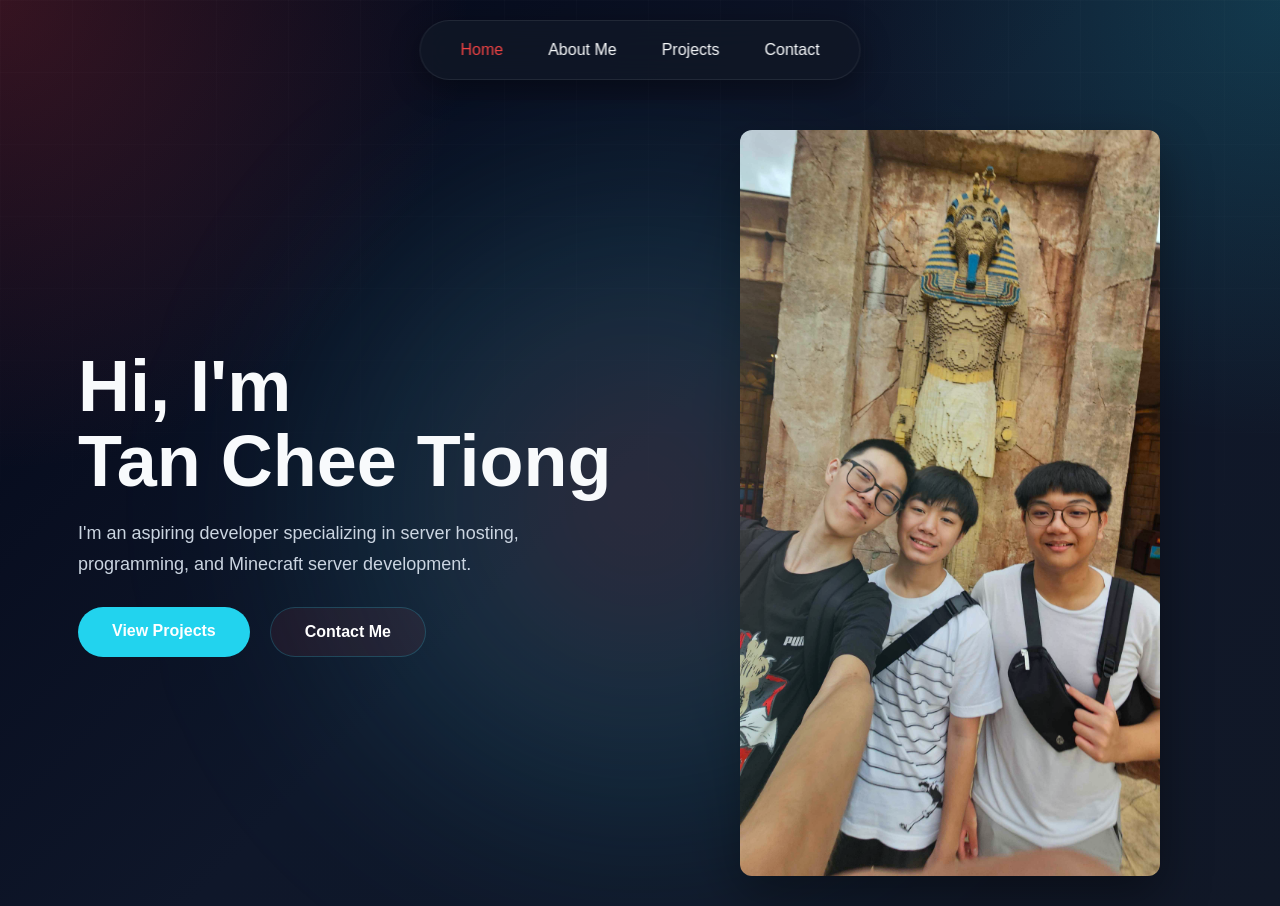
<file: index.html>
<!DOCTYPE html>
<html lang="en">

<head>
    <meta charset="UTF-8">
    <meta name="viewport" content="width=device-width, initial-scale=1.0">
    <title>Home</title>
    <meta http-equiv="refresh" content="0; url=/index/">
    <script>
        window.location.replace("/index/");
    </script>
</head>

<body></body>

</html>
</file>
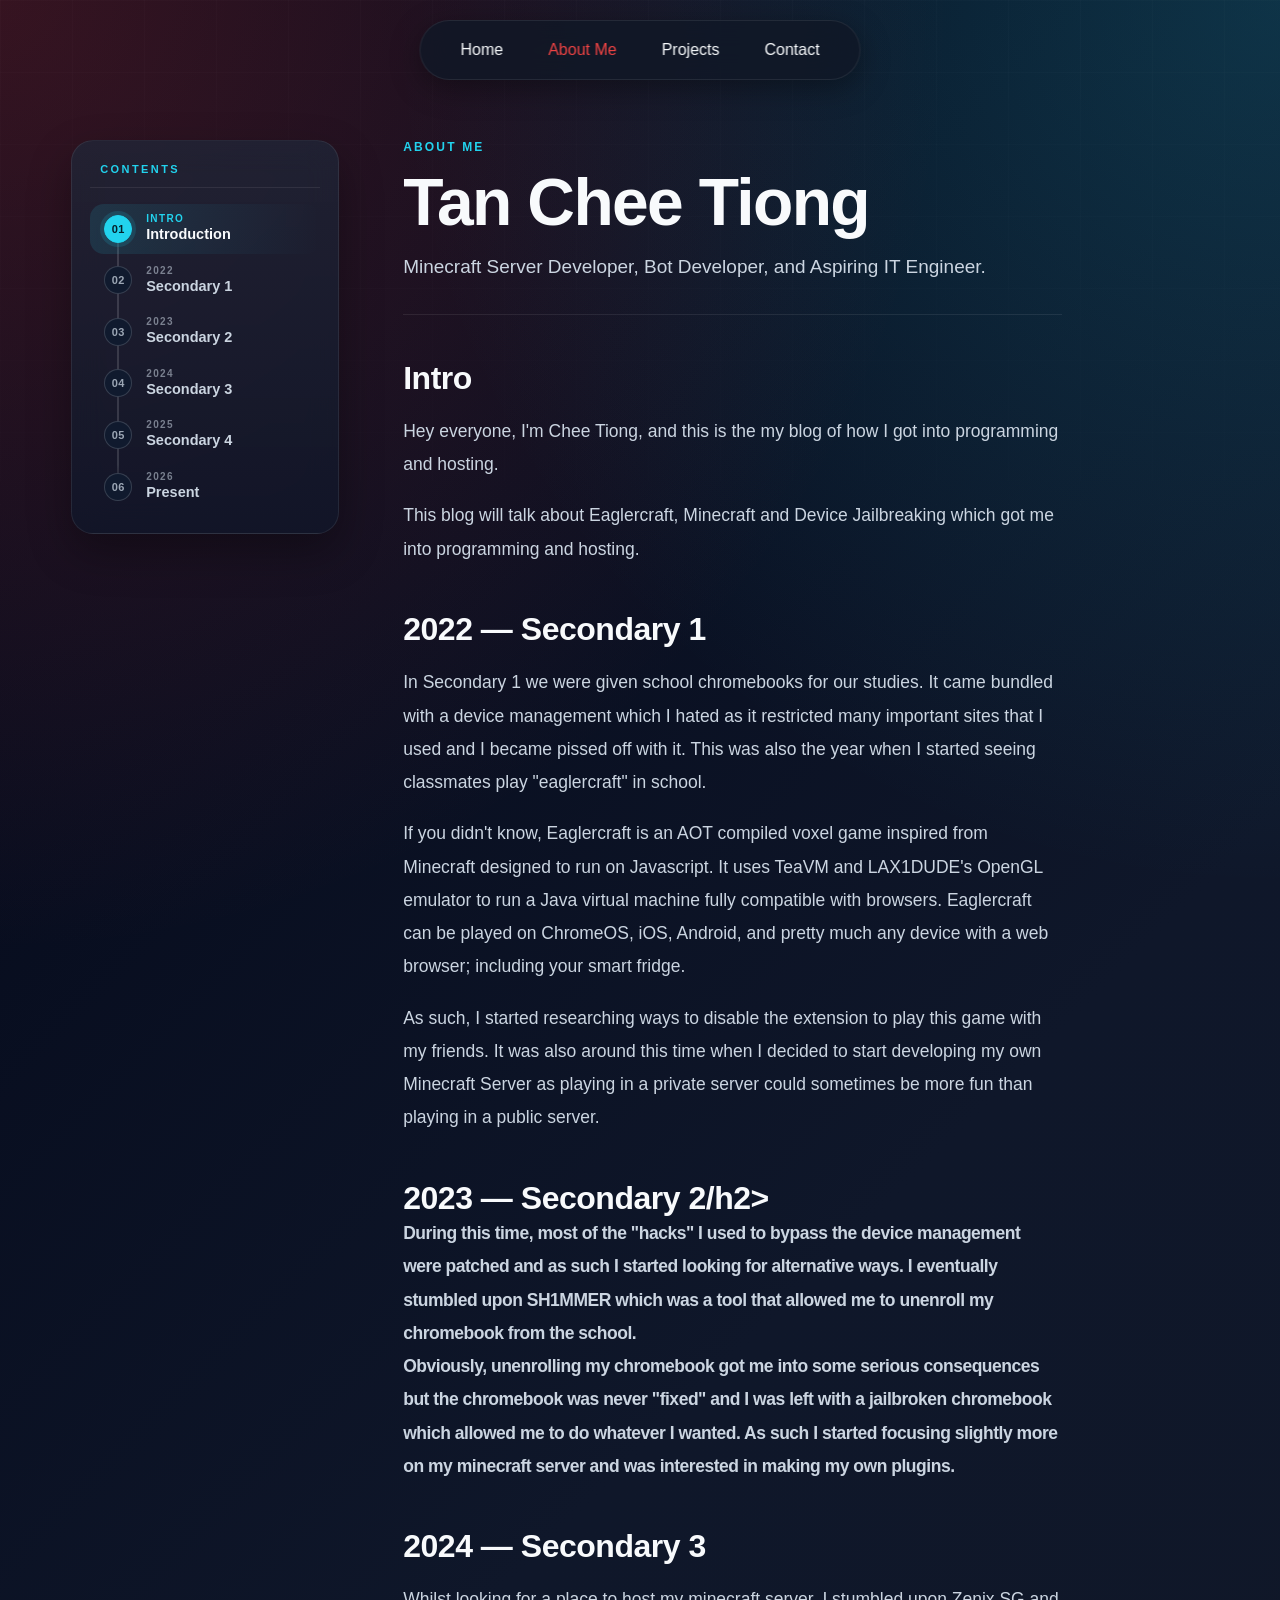
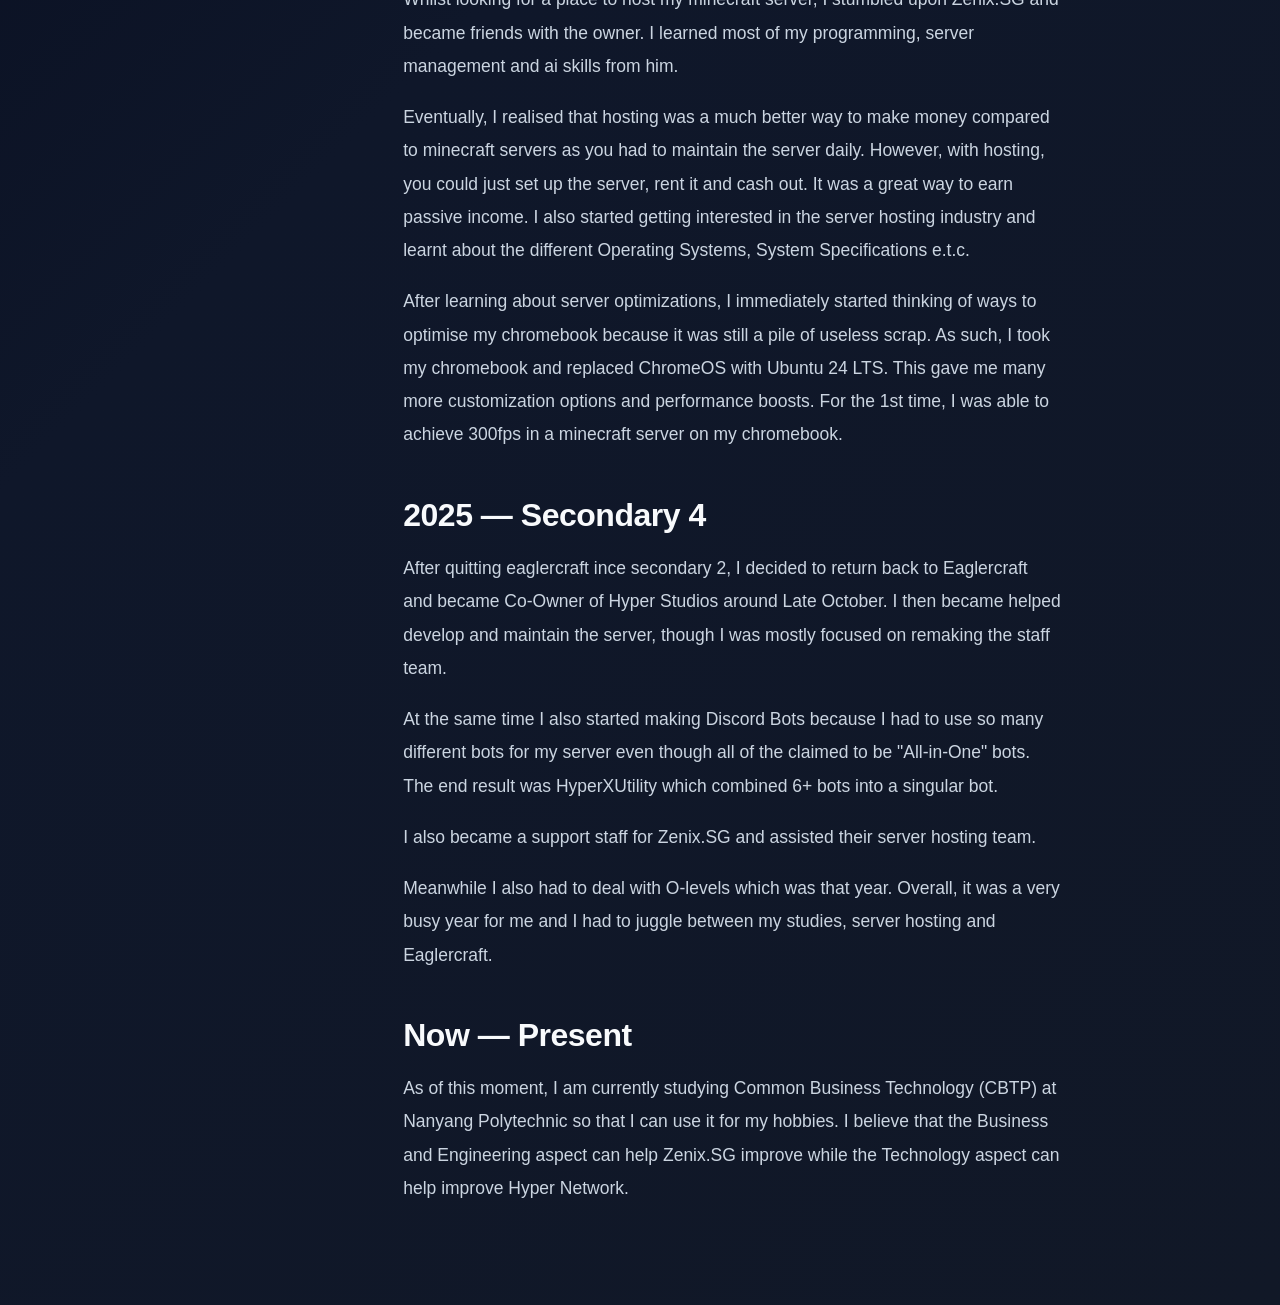
<file: about/index.html>
<!DOCTYPE html>
<html lang="en">

<head>
    <meta charset="UTF-8">
    <meta name="viewport" content="width=device-width, initial-scale=1.0">
    <title>About Me</title>
    <link rel="stylesheet" href="./index.css">
</head>

<body>
    <nav class="navbar">
        <ul class="nav-links">
            <li><a href="../index/">Home</a></li>
            <li><a href="./">About Me</a></li>
            <li><a href="../projects/">Projects</a></li>
            <li><a href="../contact/">Contact</a></li>
        </ul>
    </nav>

    <main class="about-page">
        <section class="about-writing">
            <aside class="chapter-sidebar" aria-label="Chapter navigation">
                <p class="sidebar-label">Contents</p>

                <nav class="chapter-links">
                    <a href="#intro">
                        <span class="chapter-num">01</span>
                        <span class="chapter-text">
                            <span class="chapter-year">Intro</span>
                            <span class="chapter-name">Introduction</span>
                        </span>
                    </a>
                    <a href="#chapter-one">
                        <span class="chapter-num">02</span>
                        <span class="chapter-text">
                            <span class="chapter-year">2022</span>
                            <span class="chapter-name">Secondary 1</span>
                        </span>
                    </a>
                    <a href="#chapter-two">
                        <span class="chapter-num">03</span>
                        <span class="chapter-text">
                            <span class="chapter-year">2023</span>
                            <span class="chapter-name">Secondary 2</span>
                        </span>
                    </a>
                    <a href="#chapter-three">
                        <span class="chapter-num">04</span>
                        <span class="chapter-text">
                            <span class="chapter-year">2024</span>
                            <span class="chapter-name">Secondary 3</span>
                        </span>
                    </a>
                    <a href="#chapter-four">
                        <span class="chapter-num">05</span>
                        <span class="chapter-text">
                            <span class="chapter-year">2025</span>
                            <span class="chapter-name">Secondary 4</span>
                        </span>
                    </a>
                    <a href="#chapter-five">
                        <span class="chapter-num">06</span>
                        <span class="chapter-text">
                            <span class="chapter-year">2026</span>
                            <span class="chapter-name">Present</span>
                        </span>
                    </a>
                </nav>
            </aside>

            <article class="about-story">
                <header class="story-header">
                    <p class="page-eyebrow">About Me</p>
                    <h1 class="page-title">Tan Chee Tiong</h1>
                    <p class="story-subtitle">
                        Minecraft Server Developer, Bot Developer, and Aspiring IT Engineer.
                    </p>
                </header>

                <section class="writing-section" id="intro">
                    <h2>Intro</h2>
                    <p>
                        Hey everyone, I&apos;m Chee Tiong, and this is the my blog of how I got into programming and
                        hosting.
                    </p>
                    <p>
                        This blog will talk about Eaglercraft, Minecraft and Device Jailbreaking which got me into
                        programming and hosting.
                    </p>
                </section>

                <section class="writing-section" id="chapter-one">
                    <h2>2022 &mdash; Secondary 1</h2>
                    <p>
                        In Secondary 1 we were given school chromebooks for our studies. It came bundled with a device
                        management which I hated as it restricted many important sites that I used and I became pissed
                        off with it. This was also the year when I started seeing classmates play "eaglercraft" in
                        school.
                    </p>
                    <p>
                        If you didn't know, Eaglercraft is an AOT compiled voxel game inspired from Minecraft designed
                        to run on Javascript. It uses TeaVM and LAX1DUDE's OpenGL emulator to run a Java virtual machine
                        fully compatible with browsers. Eaglercraft can be played on ChromeOS, iOS, Android, and pretty
                        much any device with a web browser; including your smart fridge.
                    </p>
                    <p>
                        As such, I started researching ways to disable the extension to play this game with my friends.
                        It was also around this time when I decided to start developing my own Minecraft Server as
                        playing in a private server could sometimes be more fun than playing in a public server.
                    </p>
                </section>

                <section class="writing-section" id="chapter-two">
                    <h2>2023 &mdash; Secondary 2/h2>
                        <p>
                            During this time, most of the "hacks" I used to bypass the device management were patched
                            and as such I started looking for alternative ways. I eventually stumbled upon SH1MMER which
                            was a tool that allowed me to unenroll my chromebook from the school.
                        </p>
                        <p>
                            Obviously, unenrolling my chromebook got me into some serious consequences but the
                            chromebook was never "fixed" and I was left with a jailbroken chromebook which allowed me to
                            do whatever I wanted. As such I started focusing slightly more on my minecraft server and
                            was interested in making my own plugins.
                        </p>
                </section>

                <section class="writing-section" id="chapter-three">
                    <h2>2024 &mdash; Secondary 3</h2>
                    <p>
                        Whilst looking for a place to host my minecraft server, I stumbled upon Zenix.SG and became
                        friends with the owner. I learned most of my programming, server management and ai skills from
                        him.
                    </p>
                    <p>
                        Eventually, I realised that hosting was a much better way to make money compared to minecraft
                        servers as you had to maintain the server daily. However, with hosting, you could just set up
                        the server, rent it and cash out. It was a great way to earn passive income. I also started
                        getting interested in the server hosting industry and learnt about the different Operating
                        Systems, System Specifications e.t.c.
                    </p>
                    <p>
                        After learning about server optimizations, I immediately started thinking of ways to optimise my
                        chromebook because it was still a pile of useless scrap. As such, I took my chromebook and
                        replaced ChromeOS with Ubuntu 24 LTS. This gave me many more customization options and
                        performance boosts. For the 1st time, I was able to achieve 300fps in a minecraft server on my
                        chromebook.
                    </p>
                </section>

                <section class="writing-section" id="chapter-four">
                    <h2>2025 &mdash; Secondary 4</h2>
                    <p>
                        After quitting eaglercraft ince secondary 2, I decided to return back to Eaglercraft and became
                        Co-Owner of Hyper Studios around Late October. I then became helped develop and maintain the
                        server, though I was mostly focused on remaking the staff team.
                    </p>
                    <p>
                        At the same time I also started making Discord Bots because I had to use so many different bots
                        for my server even though all of the claimed to be "All-in-One" bots. The end result was
                        HyperXUtility which combined 6+ bots into a singular bot.
                    </p>
                    <p>
                        I also became a support staff for Zenix.SG and assisted their server hosting team.
                    </p>
                    <p>
                        Meanwhile I also had to deal with O-levels which was that year. Overall, it was a very busy year
                        for me and I had to juggle between my studies, server hosting and Eaglercraft.
                    </p>
                </section>

                <section class="writing-section" id="chapter-five">
                    <h2>Now &mdash; Present</h2>
                    <p>
                        As of this moment, I am currently studying Common Business Technology (CBTP) at Nanyang
                        Polytechnic so that I can use it for my hobbies. I believe that the Business and Engineering
                        aspect can help Zenix.SG improve while the Technology aspect can help improve Hyper Network.
                    </p>
                </section>
            </article>
        </section>
    </main>

    <script type="module" src="../script.js"></script>
    <script type="module" src="./index.js"></script>
</body>

</html>
</file>
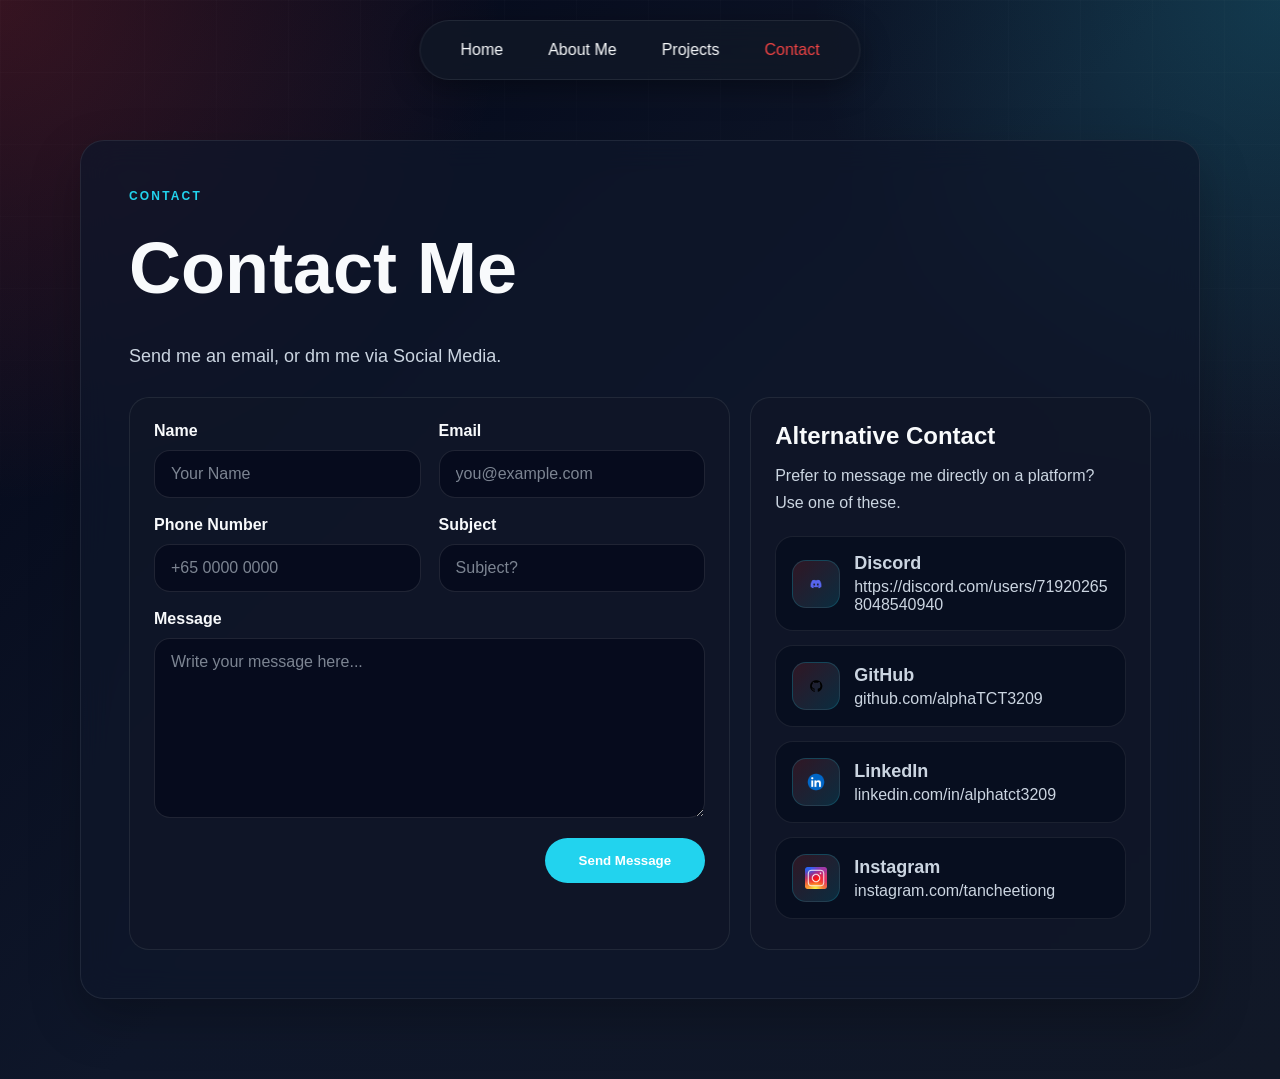
<file: contact/index.html>
<!DOCTYPE html>
<html lang="en">

<head>
    <meta charset="UTF-8">
    <meta name="viewport" content="width=device-width, initial-scale=1.0">
    <title>Contact</title>
    <link rel="stylesheet" href="./index.css">
</head>

<body>
    <nav class="navbar">
        <ul class="nav-links">
            <li><a href="../index/">Home</a></li>
            <li><a href="../about/">About Me</a></li>
            <li><a href="../projects/">Projects</a></li>
            <li><a href="./">Contact</a></li>
        </ul>
    </nav>

    <main class="page-shell">
        <section class="page-card contact-layout">
            <div class="contact-card contact-intro">
                <p class="page-eyebrow">Contact</p>
                <h1 class="page-title">Contact Me</h1>
                <p class="page-copy">
                    Send me an email, or dm me via Social Media.
                </p>
            </div>

            <div class="contact-grid">
                <form class="contact-form" id="contact-form">
                    <div class="form-grid">
                        <label class="field">
                            <span>Name</span>
                            <input type="text" name="name" placeholder="Your Name" autocomplete="name" required>
                        </label>
                        <label class="field">
                            <span>Email</span>
                            <input type="email" name="email" placeholder="you@example.com" autocomplete="email"
                                required>
                        </label>
                        <label class="field">
                            <span>Phone Number</span>
                            <input type="tel" name="phone" placeholder="+65 0000 0000" autocomplete="tel"
                                inputmode="tel">
                        </label>
                        <label class="field">
                            <span>Subject</span>
                            <input type="text" name="subject" placeholder="Subject?" required>
                        </label>
                        <label class="field field--full">
                            <span>Message</span>
                            <textarea name="message" rows="7" placeholder="Write your message here..."
                                required></textarea>
                        </label>
                    </div>

                    <div class="form-actions">
                        <button class="button-secondary" type="button" id="view-message-button" hidden>
                            View Message
                        </button>
                        <button class="button-primary" type="submit">Send Message</button>
                    </div>

                    <p class="form-status" id="form-status" aria-live="polite"></p>

                    <div class="sent-message-panel" id="sent-message-panel" hidden>
                        <h2>Sent Message</h2>
                        <div class="sent-message-content" id="sent-message-content"></div>
                    </div>
                </form>

                <div class="social-panel">
                    <h2>Alternative Contact</h2>
                    <p>Prefer to message me directly on a platform? Use one of these.</p>

                    <div class="social-links">
                        <a class="contact-link" href="https://discord.com/users/719202658048540940" target="_blank"
                            rel="noreferrer">
                            <span class="contact-icon" aria-hidden="true">
                                <img src="../Files/Images/discord.png" alt="Discord">
                            </span>
                            <span>
                                <strong>Discord</strong>
                                <span>https://discord.com/users/719202658048540940</span>
                            </span>
                        </a>

                        <a class="contact-link" href="https://github.com/alphaTCT3209" target="_blank" rel="noreferrer">
                            <span class="contact-icon" aria-hidden="true">
                                <img src="../Files/Images/github.png" alt="GitHub">
                            </span>
                            <span>
                                <strong>GitHub</strong>
                                <span>github.com/alphaTCT3209</span>
                            </span>
                        </a>

                        <a class="contact-link" href="https://www.linkedin.com/in/alphatct3209" target="_blank"
                            rel="noreferrer">
                            <span class="contact-icon" aria-hidden="true">
                                <img src="../Files/Images/linkedin.png" alt="LinkedIn">
                            </span>
                            <span>
                                <strong>LinkedIn</strong>
                                <span>linkedin.com/in/alphatct3209</span>
                            </span>
                        </a>

                        <a class="contact-link" href="https://instagram.com/tancheetiong" target="_blank"
                            rel="noreferrer">
                            <span class="contact-icon" aria-hidden="true">
                                <img src="../Files/Images/insta.png" alt="Instagram">
                            </span>
                            <span>
                                <strong>Instagram</strong>
                                <span>instagram.com/tancheetiong</span>
                            </span>
                        </a>
                    </div>
                </div>
            </div>
        </section>
    </main>

    <script type="module" src="../script.js"></script>
    <script type="module" src="./index.js"></script>
</body>

</html>
</file>
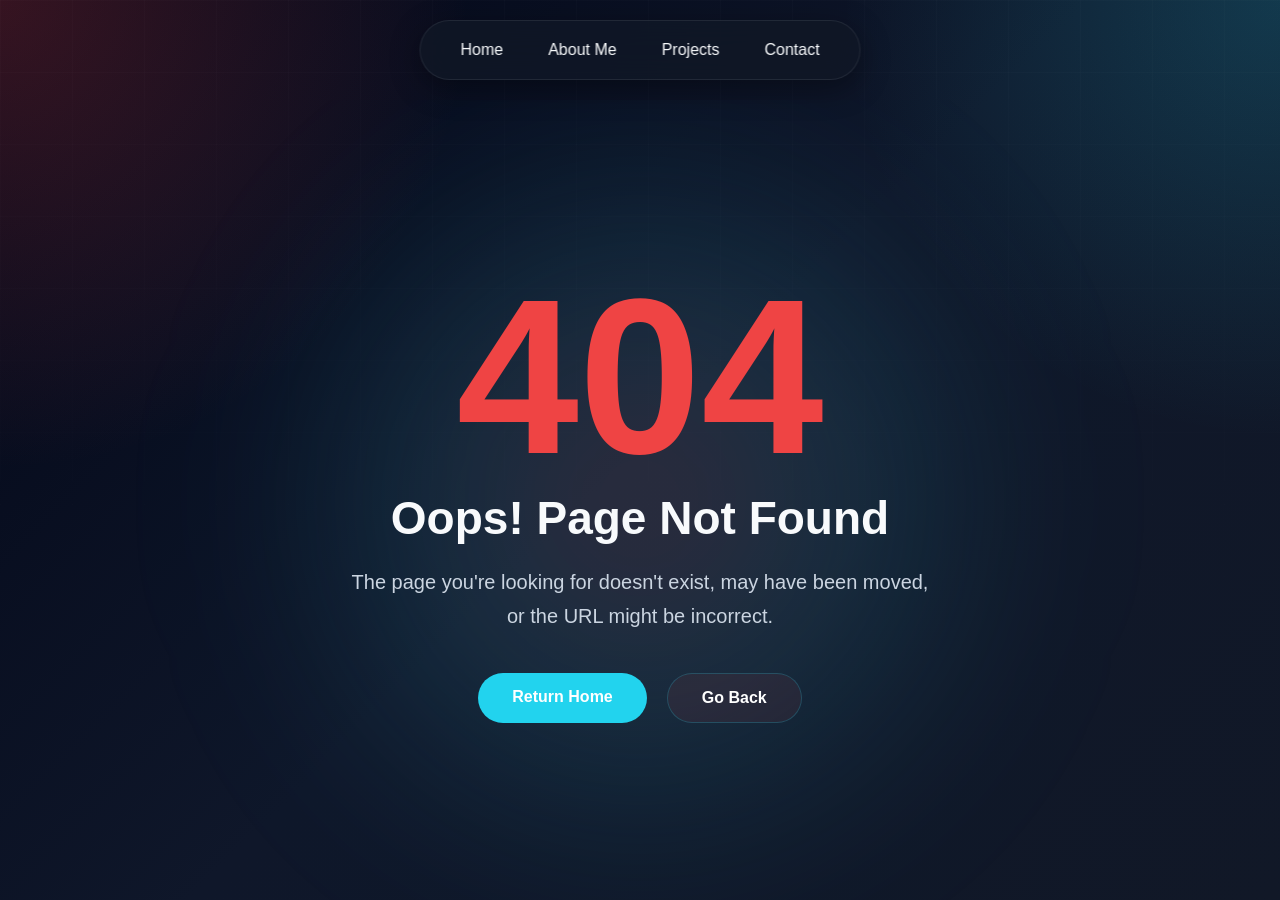
<file: error/index.html>
<!DOCTYPE html>
<html lang="en">

<head>
    <meta charset="UTF-8">
    <meta name="viewport" content="width=device-width, initial-scale=1.0">
    <title>404 | Page Not Found</title>
    <link rel="stylesheet" href="./index.css">
</head>

<body>
    <nav class="navbar">
        <ul class="nav-links">
            <li><a href="../index/">Home</a></li>
            <li><a href="../about/">About Me</a></li>
            <li><a href="../projects/">Projects</a></li>
            <li><a href="../contact/">Contact</a></li>
        </ul>
    </nav>

    <main class="error-page">
        <div class="error-content">
            <h1>404</h1>
            <h2>Oops! Page Not Found</h2>
            <p>
                The page you're looking for doesn't exist, may have been moved,
                or the URL might be incorrect.
            </p>
            <div class="error-buttons">
                <a href="../index/" class="button-primary">Return Home</a>
                <a href="javascript:history.back()" class="button-secondary">Go Back</a>
            </div>
        </div>
    </main>

    <script type="module" src="../script.js"></script>
</body>

</html>
</file>
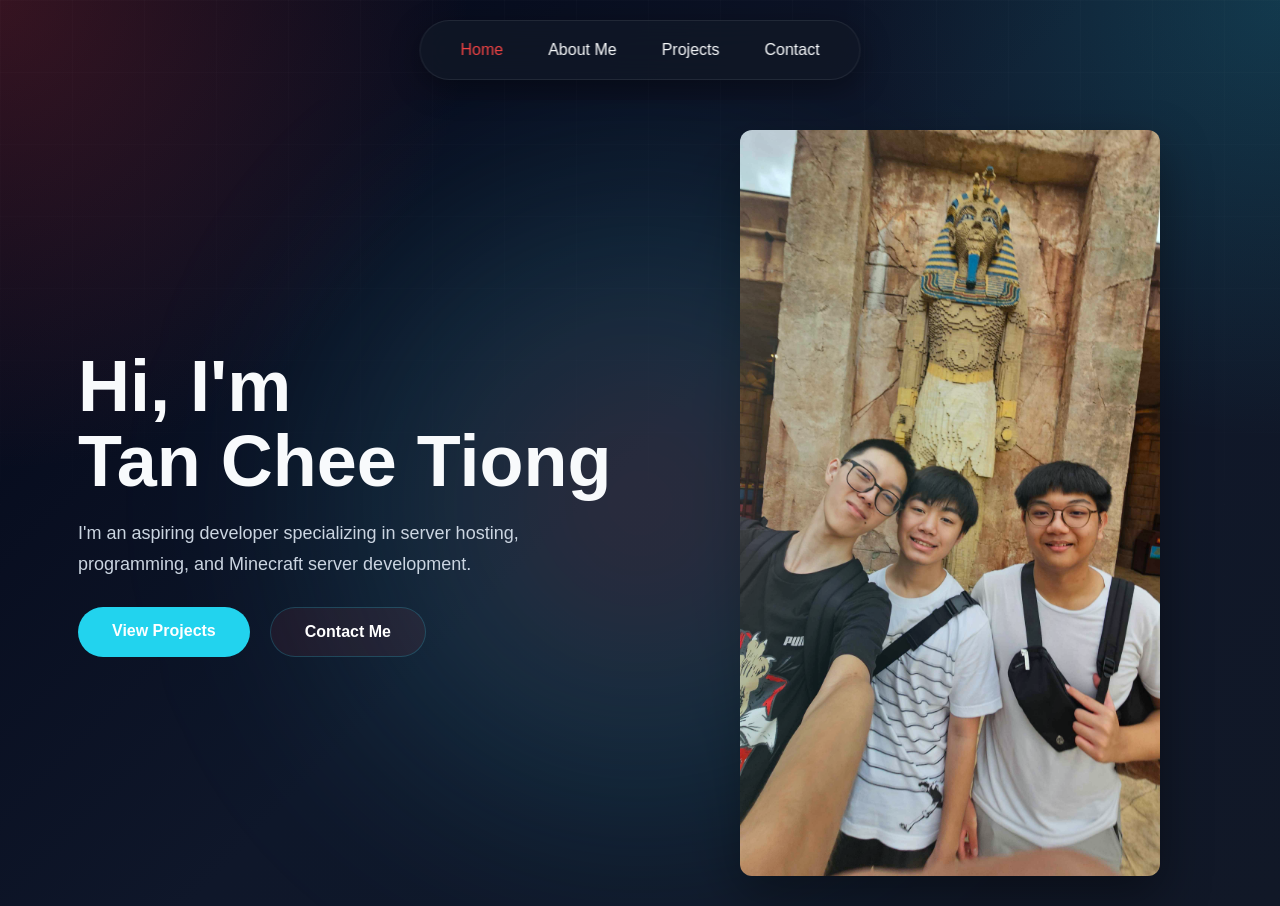
<file: index/index.html>
<!DOCTYPE html>
<html lang="en">

<head>
    <meta charset="UTF-8">
    <meta name="viewport" content="width=device-width, initial-scale=1.0">
    <title>Home</title>
    <link rel="stylesheet" href="./index.css">
</head>

<body>
    <nav class="navbar">
        <ul class="nav-links">
            <li><a href="./">Home</a></li>
            <li><a href="../about/">About Me</a></li>
            <li><a href="../projects/">Projects</a></li>
            <li><a href="../contact/">Contact</a></li>
        </ul>
    </nav>

    <main class="intro">
        <div class="intro-grid">
            <div class="intro-content">
                <h1>Hi, I'm <span class="name">Tan Chee Tiong</span></h1>
                <p>
                    I'm an aspiring developer specializing in server hosting,
                    programming, and Minecraft server development.
                </p>
                <div class="intro-buttons">
                    <a href="../projects/" class="button-primary">View Projects</a>
                    <a href="../contact/" class="button-secondary">Contact Me</a>
                </div>
            </div>

            <div class="intro-image">
                <img src="../Files/Images/main.jpg" alt="Profile Photo">
            </div>
        </div>
    </main>

    <script type="module" src="../script.js"></script>
</body>

</html>
</file>
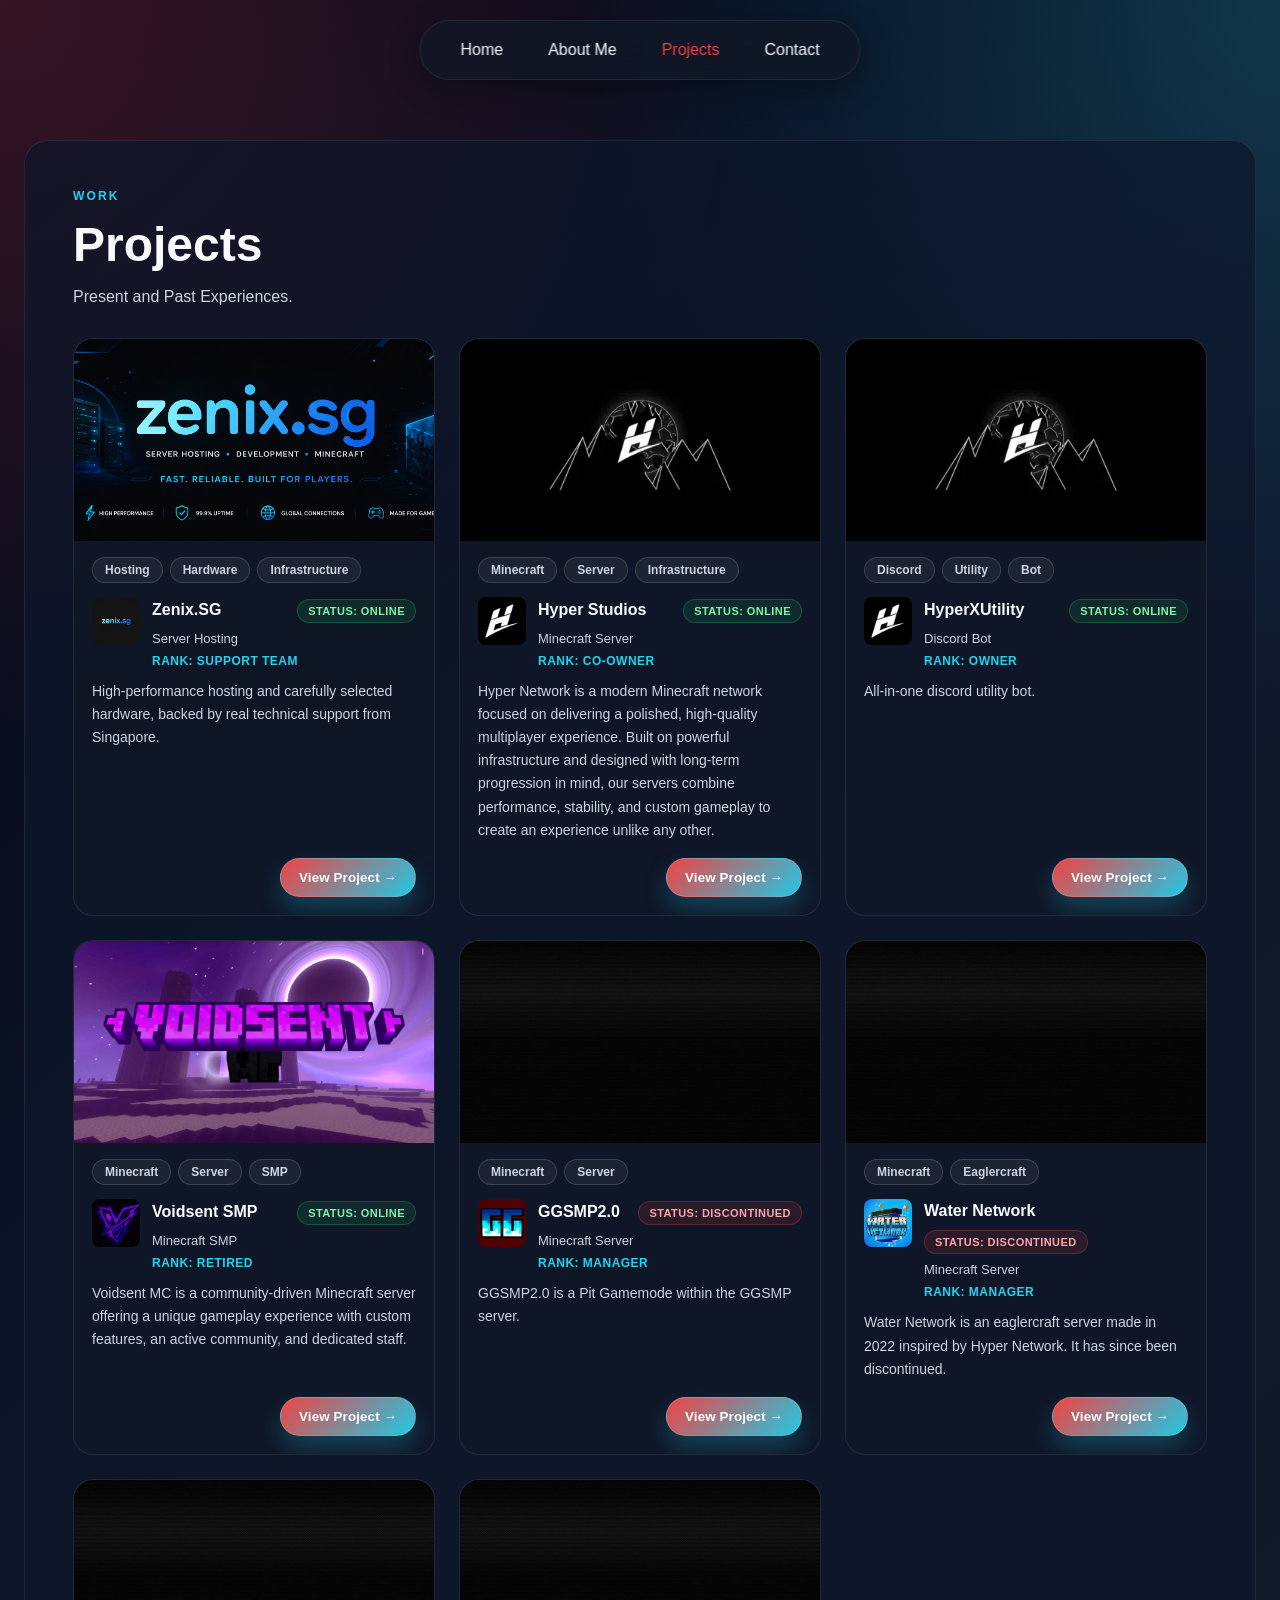
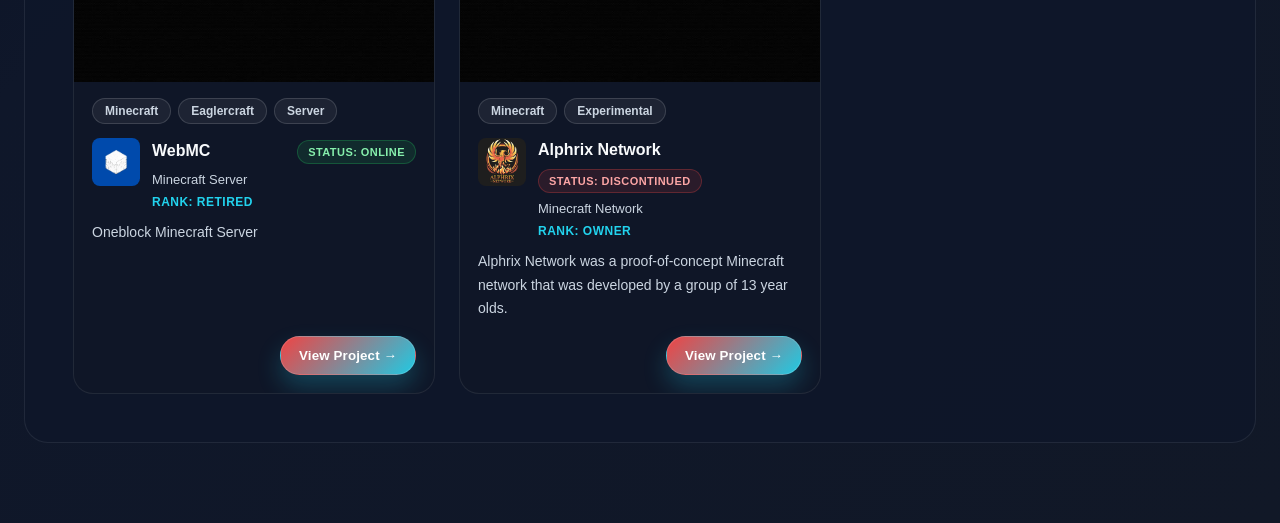
<file: projects/index.html>
<!DOCTYPE html>
<html lang="en">

<head>
    <meta charset="UTF-8">
    <meta name="viewport" content="width=device-width, initial-scale=1.0">
    <title>Projects</title>
    <link rel="stylesheet" href="./index.css">
</head>

<body>
    <nav class="navbar">
        <ul class="nav-links">
            <li><a href="../index/">Home</a></li>
            <li><a href="../about/">About Me</a></li>
            <li><a href="./">Projects</a></li>
            <li><a href="../contact/">Contact</a></li>
        </ul>
    </nav>

    <main class="page-shell">
        <section class="page-card">
            <p class="page-eyebrow">Work</p>
            <h1 class="page-title">Projects</h1>
            <p class="page-copy">Present and Past Experiences.</p>

            <div id="projects-grid" class="page-grid projects-grid">
                <article class="info-card project-card" data-project-id="zenix" data-title="Zenix.SG"
                    data-subtitle="Server Hosting" data-rank="Support Team" data-status="Online"
                    data-banner="../Files/Images/zenixbanner.png" data-icon="../Files/Images/zenix.png"
                    data-desc="High-performance hosting and carefully selected hardware, backed by real technical support from Singapore."
                    data-stats='[{"label":"Uptime","value":"99.9%"},{"label":"Region","value":"Singapore"}]'
                    data-links='[{"label":"Discord","value":"https://discord.gg/qU6UwmhUW2"},{"label":"Website","value":"https://zenix.sg","href":"https://zenix.sg/"}]'>
                    <div class="project-banner">
                        <img src="../Files/Images/zenixbanner.png" alt="Zenix.SG banner">
                    </div>

                    <div class="project-tags project-tags--below">
                        <span class="project-tag">Hosting</span>
                        <span class="project-tag">Hardware</span>
                        <span class="project-tag">Infrastructure</span>
                    </div>

                    <div class="project-body">
                        <div class="project-meta">
                            <div class="project-icon"><img src="../Files/Images/zenix.png" alt="Zenix.SG icon"></div>
                            <div class="project-heading">
                                <div class="project-title-row">
                                    <div class="project-title">Zenix.SG</div>
                                    <div class="project-status status-online">Status: Online</div>
                                </div>
                                <div class="project-subtitle">Server Hosting</div>
                                <div class="project-rank">Rank: Support Team</div>
                            </div>
                        </div>

                        <p class="project-desc">High-performance hosting and carefully selected hardware, backed by real
                            technical support from Singapore.</p>

                        <div class="project-footer">
                            <button class="view-project">View Project →</button>
                        </div>
                    </div>
                </article>

                <article class="info-card project-card" data-project-id="hyper" data-title="Hyper Studios"
                    data-subtitle="Minecraft Server" data-rank="Co-owner" data-status="Online"
                    data-banner="../Files/Images/hyperbanner.png" data-icon="../Files/Images/hyper.png"
                    data-desc="What began as a small passion project has grown into Hyper — one of the fastest-growing and most exciting Minecraft server networks. Available on both Minecraft Java Edition and Eagler, Hyper connects players worldwide with thrilling game modes like BedWars, SkyBlock, Survival, and The Prototype. And we’re just getting started! Dive into a unique progression-based experience like no other. Join the hype. Play. Compete. Dominate."
                    data-stats='[{"label":"Players","value":"150+"},{"label":"Platform","value":"Java & Eaglercraft"},{"label":"Game Modes","value":"BedWars, SkyBlock, Survival, Duels"},{"label":"Role","value":"Co-owner"}]'
                    data-links='[{"label":"Discord","value":"https://discord.gg/hynw","href":"https://discord.gg/hynw"},{"label":"IP","value":"mc.hyper-network.net"}, {"label":"Versions","value":"1.8-26.1","href":"https://hyper-network.net/versions"}]'>
                    <div class="project-banner">
                        <img src="../Files/Images/hyperbanner.png" alt="Hyper Studios banner">
                    </div>

                    <div class="project-tags project-tags--below">
                        <span class="project-tag">Minecraft</span>
                        <span class="project-tag">Server</span>
                        <span class="project-tag">Infrastructure</span>
                    </div>

                    <div class="project-body">
                        <div class="project-meta">
                            <div class="project-icon"><img src="../Files/Images/hyper.png" alt="Hyper Studios icon">
                            </div>
                            <div class="project-heading">
                                <div class="project-title-row">
                                    <div class="project-title">Hyper Studios</div>
                                    <div class="project-status status-online">Status: Online</div>
                                </div>
                                <div class="project-subtitle">Minecraft Server</div>
                                <div class="project-rank">Rank: Co-owner</div>
                            </div>
                        </div>

                        <p class="project-desc">Hyper Network is a modern Minecraft network focused on delivering a
                            polished, high-quality multiplayer experience. Built on powerful infrastructure and designed
                            with long-term progression in mind, our servers combine performance, stability, and custom
                            gameplay to create an experience unlike any other.
                        </p>

                        <div class="project-footer">
                            <button class="view-project">View Project →</button>
                        </div>
                    </div>
                </article>

                <article class="info-card project-card" data-project-id="hyperxutility" data-title="HyperXUtility"
                    data-subtitle="Discord Bot" data-rank="Owner" data-status="Online"
                    data-banner="../Files/Images/hyperbanner.png" data-icon="../Files/Images/hyper.png" data-desc="HyperXUtility was made with a single goal in mind. To replace ALL
                            discord bots. I've seen many bots like Sapphire, Dyno, Jockie Music, Carl bot and more.
                            However, many of their features were either paid or lacking. As such, people had to invite
                            multiple bots to get the best out of each bot. However, I felt that we shouldn't need to
                            invite so many bots. Rather, 1 bot should be enough. Hence, I made HyperXUtility. It is a
                            utility bot which combined Jockie Music, Sapphire, Dyno, CarlBot, Invite Tracker, Ticket
                            Tool and many more."
                    data-links='[{"label":"Discord","value":"https://discord.gg/hynw","href":"https://discord.gg/hynw"},{"label":"Website","value":"https://hyper-network.net","href":"https://hyper-network.net"}]'>
                    <div class="project-banner">
                        <img src="../Files/Images/hyperbanner.png" alt="HyperXUtility banner">
                    </div>

                    <div class="project-tags project-tags--below">
                        <span class="project-tag">Discord</span>
                        <span class="project-tag">Utility</span>
                        <span class="project-tag">Bot</span>
                    </div>

                    <div class="project-body">
                        <div class="project-meta">
                            <div class="project-icon"><img src="../Files/Images/hyper.png" alt="HyperXUtility icon">
                            </div>
                            <div class="project-heading">
                                <div class="project-title-row">
                                    <div class="project-title">HyperXUtility</div>
                                    <div class="project-status status-online">Status: Online</div>
                                </div>
                                <div class="project-subtitle">Discord Bot</div>
                                <div class="project-rank">Rank: Owner</div>
                            </div>
                        </div>

                        <p class="project-desc">All-in-one discord utility bot.</p>

                        <div class="project-footer">
                            <button class="view-project">View Project →</button>
                        </div>
                    </div>
                </article>

                <article class="info-card project-card" data-project-id="voidsent-smp" data-title="Voidsent SMP"
                    data-subtitle="Minecraft SMP" data-rank="Ex-Admin" data-status="Online"
                    data-banner="../Files/Images/voidsentbanner.png" data-icon="../Files/Images/voidsent.png"
                    data-desc="Voidsent MC is a Minecraft network with various modes including Factions, Practice, Vanilla SMP, with more on the way. Our Factions server includes land claims, custom items & crafting, a casino, dungeon content, and vote rewards. The server also features lots of custom content, including enchants, items, and bosses. Plus, Voidsent MC supports Eaglercraft & Bedrock! Join today and come discover many more features as you explore this exciting new world! Visit the server's website for updates, rules, FAQs, and more."
                    data-stats='[{"label":"Players","value":"200+"},{"label":"Uptime","value":"99.8%"},{"label":"Mode","value":"SMP"},{"label":"Role","value":"Ex Admin"}]'
                    data-links='[{"label":"Discord","value":"https://discord.voidsent.net"},{"label":"Server","value":"https://play.voidsent.net"},{"label":"Website","value":"https://play.voidsent.net"}]'>
                    <div class="project-banner">
                        <img src="../Files/Images/voidsentbanner.png" alt="Voidsent SMP banner">
                    </div>

                    <div class="project-tags project-tags--below">
                        <span class="project-tag">Minecraft</span>
                        <span class="project-tag">Server</span>
                        <span class="project-tag">SMP</span>
                    </div>

                    <div class="project-body">
                        <div class="project-meta">
                            <div class="project-icon"><img src="../Files/Images/voidsent.png" alt="Voidsent SMP icon">
                            </div>
                            <div class="project-heading">
                                <div class="project-title-row">
                                    <div class="project-title">Voidsent SMP</div>
                                    <div class="project-status status-online">Status: Online</div>
                                </div>
                                <div class="project-subtitle">Minecraft SMP</div>
                                <div class="project-rank">Rank: Retired</div>
                            </div>
                        </div>

                        <p class="project-desc">Voidsent MC is a community-driven Minecraft server offering a unique
                            gameplay experience with custom features, an active community, and dedicated staff.</p>

                        <div class="project-footer">
                            <button class="view-project">View Project →</button>
                        </div>
                    </div>
                </article>

                <article class="info-card project-card" data-project-id="ggsmp20" data-title="GGSMP2.0"
                    data-subtitle="Minecraft Server" data-rank="Manager" data-status="Discontinued"
                    data-banner="../Files/Images/banner.jpg" data-icon="../Files/Images/ggsmp.png"
                    data-desc="GGSMP2.0 was a pit gamemode within the GGSMP server ran by a seperate team."
                    data-stats='[{"label":"Players","value":"50+"},{"label":"Status","value":"Discontinued"},{"label":"Versions:","value":"1.8-1.21"},{"label":"Role","value":"Manager"}]'
                    data-links='[{"label":"Discord","value":"Deleted"},{"label":"Server","value":"Deleted"}]'>
                    <div class="project-banner">
                        <img src="../Files/Images/banner.jpg" alt="GGSMP2.0 banner">
                    </div>

                    <div class="project-tags project-tags--below">
                        <span class="project-tag">Minecraft</span>
                        <span class="project-tag">Server</span>
                    </div>

                    <div class="project-body">
                        <div class="project-meta">
                            <div class="project-icon"><img src="../Files/Images/ggsmp.png" alt="GGSMP2.0 icon">
                            </div>
                            <div class="project-heading">
                                <div class="project-title-row">
                                    <div class="project-title">GGSMP2.0</div>
                                    <div class="project-status status-discontinued">Status: Discontinued</div>
                                </div>
                                <div class="project-subtitle">Minecraft Server</div>
                                <div class="project-rank">Rank: Manager</div>
                            </div>
                        </div>

                        <p class="project-desc">GGSMP2.0 is a Pit Gamemode within the GGSMP server.</p>

                        <div class="project-footer">
                            <button class="view-project">View Project →</button>
                        </div>
                    </div>
                </article>

                <article class="info-card project-card" data-project-id="water-network" data-title="Water Network"
                    data-subtitle="Minecraft Network" data-rank="Manager" data-status="Offline"
                    data-banner="../Files/Images/banner.jpg" data-icon="../Files/Images/waternw.png"
                    data-desc="Water Network Reborn is a Minecraft network focused on immersive open world gameplay built around PvPvE and PvE experiences. The network is designed to give players complete freedom in how they play. As such, players can choose their own path. You can complete quests, fight AI mobs and powerful enemies , explore worlds, engage in player versus player combat, or hunt for special crates and rare rewards."
                    data-stats='[{"label":"Players","value":"50+"},{"label":"Role","value":"Manager"}]'
                    data-links='[{"label":"Discord","value":"https://dsc.gg/waternw",href:"https://dsc.gg/waternw"},{"label":"Website","value":"None"}]'>
                    <div class="project-banner">
                        <img src="../Files/Images/banner.jpg" alt="Water Network banner">
                    </div>

                    <div class="project-tags project-tags--below">
                        <span class="project-tag">Minecraft</span>
                        <span class="project-tag">Eaglercraft</span>
                    </div>

                    <div class="project-body">
                        <div class="project-meta">
                            <div class="project-icon"><img src="../Files/Images/waternw.png" alt="Water Network icon">
                            </div>
                            <div class="project-heading">
                                <div class="project-title-row">
                                    <div class="project-title">Water Network</div>
                                    <div class="project-status status-discontinued">Status: Discontinued</div>
                                </div>
                                <div class="project-subtitle">Minecraft Server</div>
                                <div class="project-rank">Rank: Manager</div>
                            </div>
                        </div>

                        <p class="project-desc">Water Network is an eaglercraft server made in 2022 inspired by Hyper
                            Network. It has since been discontinued.</p>

                        <div class="project-footer">
                            <button class="view-project">View Project →</button>
                        </div>
                    </div>
                </article>

                <article class="info-card project-card" data-project-id="webmc" data-title="WebMC"
                    data-subtitle="Minecraft Server" data-rank="Helper" data-status="Online"
                    data-banner="../Files/Images/banner.png" data-icon="../Files/Images/webmc.png"
                    data-desc="WebMC was originally a oneblock minecraft server inspired by dblk. It has since expanded into a network, with a survival gamemode."
                    data-stats='[{"label":"Players","value":"200+"},{"label":"Role","value":"Ex-Helper"}]'
                    data-links='[{"label":"Discord","value":"https://dsc.gg/webmc","href":"https://dsc.gg/webmc"}]'>
                    <div class="project-banner">
                        <img src="../Files/Images/banner.jpg" alt="WebMC banner">
                    </div>

                    <div class="project-tags project-tags--below">
                        <span class="project-tag">Minecraft</span>
                        <span class="project-tag">Eaglercraft</span>
                        <span class="project-tag">Server</span>
                    </div>

                    <div class="project-body">
                        <div class="project-meta">
                            <div class="project-icon"><img src="../Files/Images/webmc.png" alt="WebMC icon"></div>
                            <div class="project-heading">
                                <div class="project-title-row">
                                    <div class="project-title">WebMC</div>
                                    <div class="project-status status-online">Status: Online</div>
                                </div>
                                <div class="project-subtitle">Minecraft Server</div>
                                <div class="project-rank">Rank: Retired</div>
                            </div>
                        </div>

                        <p class="project-desc">Oneblock Minecraft Server</p>

                        <div class="project-footer">
                            <button class="view-project">View Project →</button>
                        </div>
                    </div>
                </article>

                <article class="info-card project-card" data-project-id="alphrix-network" data-title="Alphrix Network"
                    data-subtitle="Minecraft Network" data-rank="Group Holder" data-status="Discontinued"
                    data-banner="../Files/Images/banner.jpg" data-icon="../Files/Images/alphrix.png"
                    data-desc="Alphrix Network was a proof-of-concept Minecraft network that was never fully developed. It was meant to be a server where we would develop custom plugins and test it openly with the community. The server was never fully developed and has since been discontinued."
                    data-stats='[{"label":"Players","value":"20+"},{"label":"Role","value":"Group Holder"}]'
                    data-links='[{"label":"Discord","value":"https://dsc.gg/alphrix","href":"https://dsc.gg/alphrix"},{"label":"Website","value":"Discontinued"}]'>
                    <div class="project-banner">
                        <img src="../Files/Images/banner.jpg" alt="Alphrix Network banner">
                    </div>

                    <div class="project-tags project-tags--below">
                        <span class="project-tag">Minecraft</span>
                        <span class="project-tag">Experimental</span>
                    </div>

                    <div class="project-body">
                        <div class="project-meta">
                            <div class="project-icon"><img src="../Files/Images/alphrix.png" alt="Alphrix Network icon">
                            </div>
                            <div class="project-heading">
                                <div class="project-title-row">
                                    <div class="project-title">Alphrix Network</div>
                                    <div class="project-status status-discontinued">Status: Discontinued</div>
                                </div>
                                <div class="project-subtitle">Minecraft Network</div>
                                <div class="project-rank">Rank: Owner</div>
                            </div>
                        </div>

                        <p class="project-desc">Alphrix Network was a proof-of-concept Minecraft network that was
                            developed by a group of 13 year olds.</p>

                        <div class="project-footer">
                            <button class="view-project">View Project →</button>
                        </div>
                    </div>
                </article>
            </div>

            <!-- Modal -->
            <div id="project-modal" class="modal" aria-hidden="true">
                <div class="modal-backdrop"></div>
                <div class="modal-panel" role="dialog" aria-modal="true">
                    <button class="modal-close" aria-label="Close">✕</button>
                    <div class="modal-banner"><img src="../Files/Images/placeholder.png" alt="Project banner"></div>
                    <div class="modal-content">
                        <div class="modal-title-row">
                            <h2 class="modal-title">Project Title</h2>
                            <div class="modal-status status-online">Status: Online</div>
                        </div>
                        <p class="modal-subtitle">Project type</p>
                        <p class="modal-rank">Rank: <span>Server role</span></p>
                        <p class="modal-desc">Longer project description goes here.</p>
                        <div class="modal-stats" aria-label="Project stats"></div>
                        <div class="modal-links" aria-label="Project links"></div>
                    </div>
                </div>
            </div>
        </section>
    </main>

    <script type="module" src="../script.js"></script>
    <script type="module" src="./index.js"></script>
</body>

</html>
</file>
<file: about/index.css>
* {
    margin: 0;
    padding: 0;
    box-sizing: border-box;
}

:root {
    --background: #020617;
    --surface: rgba(15, 23, 42, 0.72);
    --text: #f8fafc;
    --secondary: #cbd5e1;
    --accent: #22d3ee;
    --accent-alt: #ef4444;
    --border: rgba(255, 255, 255, 0.08);
}

html {
    scroll-behavior: smooth;
}

body {
    font-family: "Segoe UI", Arial, Helvetica, sans-serif;
    color: var(--text);
    min-height: 100vh;
    padding-top: 100px;
    background:
        radial-gradient(circle at top left, rgba(239, 68, 68, 0.22), transparent 30%),
        radial-gradient(circle at top right, rgba(34, 211, 238, 0.18), transparent 28%),
        linear-gradient(135deg, #020617 0%, #0f172a 50%, #111827 100%);
}

body::before {
    content: "";
    position: fixed;
    inset: 0;
    pointer-events: none;
    background-image:
        linear-gradient(rgba(255, 255, 255, 0.03) 1px, transparent 1px),
        linear-gradient(90deg, rgba(255, 255, 255, 0.03) 1px, transparent 1px);
    background-size: 72px 72px;
    mask-image: linear-gradient(180deg, rgba(0, 0, 0, 0.5), transparent 85%);
}

a {
    color: inherit;
}

.navbar {
    position: fixed;
    top: 20px;
    left: 50%;
    transform: translateX(-50%);
    width: fit-content;
    height: 60px;
    padding: 0 40px;
    display: flex;
    justify-content: center;
    align-items: center;
    background: rgba(17, 24, 39, 0.82);
    backdrop-filter: blur(16px);
    -webkit-backdrop-filter: blur(16px);
    border: 1px solid var(--border);
    border-radius: 999px;
    box-shadow: 0 8px 30px rgba(0, 0, 0, 0.35);
    z-index: 1000;
}

.nav-links {
    display: flex;
    list-style: none;
    gap: 45px;
}

.nav-links a {
    color: var(--text);
    text-decoration: none;
    font-size: 16px;
    font-weight: 500;
    transition: color 0.25s ease;
}

.nav-links a:hover,
.nav-links a.active {
    color: var(--accent-alt);
}

.button-primary,
.button-secondary {
    padding: 15px 34px;
    border-radius: 999px;
    text-decoration: none;
    font-weight: 700;
    transition: transform 0.25s ease, background 0.25s ease, border-color 0.25s ease;
}

.button-primary {
    background: var(--accent);
    color: white;
}

.button-primary:hover {
    transform: translateY(-3px);
    background: #ef4444;
}

.button-secondary {
    color: white;
    background: rgba(239, 68, 68, 0.08);
    border: 1px solid rgba(34, 211, 238, 0.22);
}

.button-secondary:hover {
    transform: translateY(-3px);
    background: rgba(34, 211, 238, 0.14);
}

@media (max-width: 900px) {
    body {
        padding-top: 92px;
    }

    .navbar {
        width: calc(100% - 24px);
        height: auto;
        padding: 16px 20px;
        border-radius: 24px;
    }

    .nav-links {
        gap: 18px;
        flex-wrap: wrap;
        justify-content: center;
    }
}

@media (max-width: 640px) {
    .nav-links {
        gap: 12px 16px;
    }

    .nav-links a {
        font-size: 14px;
    }

    .button-primary,
    .button-secondary {
        width: 100%;
        text-align: center;
    }
}

/* ============================================================
   About page
   ============================================================ */

.about-page {
    width: min(1240px, 100%);
    margin: 0 auto;
    padding: 40px clamp(20px, 4vw, 56px) 100px;
}

.about-writing {
    display: grid;
    grid-template-columns: minmax(230px, 268px) minmax(0, 1fr);
    gap: clamp(28px, 5vw, 72px);
    align-items: start;
}

/* ---------- Left contents bar ---------- */

.chapter-sidebar {
    position: sticky;
    top: 108px;
    align-self: start;
    display: grid;
    gap: 16px;
    padding: 22px 18px;
    background: linear-gradient(180deg, rgba(30, 41, 59, 0.66), rgba(15, 23, 42, 0.72));
    border: 1px solid var(--border);
    border-radius: 22px;
    box-shadow: 0 18px 44px rgba(0, 0, 0, 0.32);
    backdrop-filter: blur(16px);
    -webkit-backdrop-filter: blur(16px);
}

.sidebar-label {
    color: var(--accent);
    font-size: 11px;
    font-weight: 800;
    letter-spacing: 0.22em;
    text-transform: uppercase;
    padding: 0 10px 12px;
    border-bottom: 1px solid var(--border);
}

.chapter-links {
    position: relative;
    display: grid;
    gap: 2px;
}

/* Vertical rail connecting the chapter numbers */
.chapter-links::before {
    content: "";
    position: absolute;
    left: 27px;
    top: 20px;
    bottom: 20px;
    width: 2px;
    border-radius: 2px;
    background: linear-gradient(180deg,
            transparent,
            rgba(255, 255, 255, 0.14) 10%,
            rgba(255, 255, 255, 0.14) 90%,
            transparent);
}

.chapter-links a {
    position: relative;
    z-index: 1;
    display: grid;
    grid-template-columns: 28px minmax(0, 1fr);
    align-items: center;
    gap: 14px;
    padding: 9px 12px 9px 14px;
    border-radius: 14px;
    text-decoration: none;
    transition: background 0.22s ease, transform 0.22s ease;
}

.chapter-links a:hover {
    background: rgba(255, 255, 255, 0.05);
    transform: translateX(3px);
}

.chapter-num {
    display: grid;
    place-items: center;
    width: 28px;
    height: 28px;
    border-radius: 50%;
    background: #101a2e;
    border: 1px solid rgba(255, 255, 255, 0.16);
    color: rgba(203, 213, 225, 0.75);
    font-size: 11px;
    font-weight: 800;
    letter-spacing: 0.02em;
    transition: background 0.22s ease, border-color 0.22s ease, color 0.22s ease, box-shadow 0.22s ease;
}

.chapter-text {
    display: grid;
    gap: 1px;
    min-width: 0;
}

.chapter-year {
    color: rgba(203, 213, 225, 0.55);
    font-size: 10px;
    font-weight: 800;
    letter-spacing: 0.14em;
    text-transform: uppercase;
}

.chapter-name {
    color: var(--secondary);
    font-size: 14.5px;
    font-weight: 600;
    line-height: 1.35;
    transition: color 0.22s ease;
}

/* Active chapter */
.chapter-links a.is-active {
    background: linear-gradient(90deg, rgba(34, 211, 238, 0.12), transparent);
}

.chapter-links a.is-active .chapter-num {
    background: var(--accent);
    border-color: var(--accent);
    color: #05202a;
    box-shadow: 0 0 0 4px rgba(34, 211, 238, 0.14);
}

.chapter-links a.is-active .chapter-name {
    color: var(--text);
}

.chapter-links a.is-active .chapter-year {
    color: var(--accent);
}

/* ---------- Story column ---------- */

.about-story {
    display: grid;
    gap: 44px;
    max-width: 74ch;
}

.story-header {
    display: grid;
    gap: 14px;
    padding-bottom: 30px;
    border-bottom: 1px solid var(--border);
}

.page-eyebrow {
    color: var(--accent);
    font-size: 12px;
    font-weight: 700;
    letter-spacing: 0.18em;
    text-transform: uppercase;
    margin-bottom: 0;
}

.page-title {
    font-size: clamp(38px, 6vw, 66px);
    line-height: 1.05;
    letter-spacing: -0.025em;
    margin-bottom: 0;
}

.story-subtitle {
    color: var(--secondary);
    font-size: clamp(16px, 2vw, 19px);
    line-height: 1.7;
    max-width: 60ch;
}

/* ---------- Sections: headers + paragraphs only ---------- */

.writing-section {
    display: grid;
    gap: 18px;
    scroll-margin-top: 120px;
}

.writing-section h2 {
    font-size: clamp(23px, 3vw, 32px);
    line-height: 1.2;
    letter-spacing: -0.015em;
}

.writing-section p {
    color: var(--secondary);
    font-size: 17.5px;
    line-height: 1.9;
}

/* ---------- Responsive ---------- */

@media (max-width: 980px) {
    .about-writing {
        grid-template-columns: minmax(0, 1fr);
        gap: 26px;
    }

    .chapter-sidebar {
        position: static;
        padding: 16px;
    }

    .sidebar-label {
        padding: 0 2px 10px;
    }

    .chapter-links {
        grid-auto-flow: column;
        grid-auto-columns: max-content;
        gap: 8px;
        overflow-x: auto;
        padding-bottom: 4px;
        scrollbar-width: thin;
    }

    .chapter-links::before {
        display: none;
    }

    .chapter-links a {
        gap: 10px;
        padding: 8px 14px 8px 8px;
        border: 1px solid var(--border);
        white-space: nowrap;
    }

    .chapter-links a:hover {
        transform: none;
    }

    .chapter-links a.is-active {
        border-color: rgba(34, 211, 238, 0.4);
    }
}

@media (max-width: 640px) {
    .about-page {
        padding: 28px 18px 72px;
    }

    .about-story {
        gap: 34px;
    }

    .writing-section p {
        font-size: 16.5px;
        line-height: 1.85;
    }
}
</file>
<file: contact/index.css>
* {
    margin: 0;
    padding: 0;
    box-sizing: border-box;
}

:root {
    --background: #020617;
    --surface: rgba(15, 23, 42, 0.72);
    --text: #f8fafc;
    --secondary: #cbd5e1;
    --accent: #22d3ee;
    --accent-alt: #ef4444;
    --border: rgba(255, 255, 255, 0.08);
}

html {
    scroll-behavior: smooth;
}

body {
    font-family: "Segoe UI", Arial, Helvetica, sans-serif;
    color: var(--text);
    min-height: 100vh;
    padding-top: 100px;
    background:
        radial-gradient(circle at top left, rgba(239, 68, 68, 0.22), transparent 30%),
        radial-gradient(circle at top right, rgba(34, 211, 238, 0.18), transparent 28%),
        linear-gradient(135deg, #020617 0%, #0f172a 50%, #111827 100%);
}

body::before {
    content: "";
    position: fixed;
    inset: 0;
    pointer-events: none;
    background-image:
        linear-gradient(rgba(255, 255, 255, 0.03) 1px, transparent 1px),
        linear-gradient(90deg, rgba(255, 255, 255, 0.03) 1px, transparent 1px);
    background-size: 72px 72px;
    mask-image: linear-gradient(180deg, rgba(0, 0, 0, 0.5), transparent 85%);
}

a {
    color: inherit;
}

/* ============================================================
   Navigation
   ============================================================ */

.navbar {
    position: fixed;
    top: 20px;
    left: 50%;
    transform: translateX(-50%);
    width: fit-content;
    height: 60px;
    padding: 0 40px;
    display: flex;
    justify-content: center;
    align-items: center;
    background: rgba(17, 24, 39, 0.82);
    backdrop-filter: blur(16px);
    -webkit-backdrop-filter: blur(16px);
    border: 1px solid var(--border);
    border-radius: 999px;
    box-shadow: 0 8px 30px rgba(0, 0, 0, 0.35);
    z-index: 1000;
}

.nav-links {
    display: flex;
    list-style: none;
    gap: 45px;
}

.nav-links a {
    color: var(--text);
    text-decoration: none;
    font-size: 16px;
    font-weight: 500;
    transition: color 0.25s ease;
}

.nav-links a:hover,
.nav-links a.active {
    color: var(--accent-alt);
}

/* ============================================================
   Buttons
   ============================================================ */

.button-primary,
.button-secondary {
    padding: 15px 34px;
    border-radius: 999px;
    text-decoration: none;
    font-weight: 700;
    transition:
        transform 0.25s ease,
        background 0.25s ease,
        border-color 0.25s ease;
}

.button-primary {
    background: var(--accent);
    color: white;
}

.button-primary:hover {
    transform: translateY(-3px);
    background: #ef4444;
}

.button-secondary {
    color: white;
    background: rgba(239, 68, 68, 0.08);
    border: 1px solid rgba(34, 211, 238, 0.22);
}

.button-secondary:hover {
    transform: translateY(-3px);
    background: rgba(34, 211, 238, 0.14);
}

.button-primary {
    border: 0;
    cursor: pointer;
}

/* ============================================================
   Navigation Responsive
   ============================================================ */

@media (max-width: 900px) {
    body {
        padding-top: 92px;
    }

    .navbar {
        width: calc(100% - 24px);
        height: auto;
        padding: 16px 20px;
        border-radius: 24px;
    }

    .nav-links {
        gap: 18px;
        flex-wrap: wrap;
        justify-content: center;
    }
}

@media (max-width: 640px) {
    .nav-links {
        gap: 12px 16px;
    }

    .nav-links a {
        font-size: 14px;
    }

    .button-primary,
    .button-secondary {
        width: 100%;
        text-align: center;
    }
}

/* ============================================================
   General Page Layout
   ============================================================ */

.page-shell {
    width: min(1120px, calc(100% - 48px));
    margin: 0 auto;
    padding: 40px 0 80px;
}

.page-card {
    background: var(--surface);
    backdrop-filter: blur(16px);
    -webkit-backdrop-filter: blur(16px);
    border: 1px solid var(--border);
    border-radius: 24px;
    box-shadow: 0 20px 50px rgba(0, 0, 0, 0.25);
    padding: clamp(24px, 4vw, 48px);
}

.page-eyebrow {
    color: var(--accent);
    font-size: 12px;
    font-weight: 700;
    letter-spacing: 0.18em;
    text-transform: uppercase;
    margin-bottom: 14px;
}

.page-title {
    font-size: clamp(40px, 6vw, 72px);
    line-height: 1.05;
    margin-bottom: 18px;
}

.page-copy {
    color: var(--secondary);
    font-size: 18px;
    line-height: 1.75;
}

.page-grid {
    display: grid;
    gap: 20px;
}

.info-grid {
    display: grid;
    grid-template-columns: repeat(3, minmax(0, 1fr));
    gap: 20px;
    margin-top: 30px;
}

.info-card {
    background: rgba(17, 24, 39, 0.7);
    border: 1px solid rgba(255, 255, 255, 0.08);
    border-radius: 20px;
    padding: 22px;
}

.info-card h2 {
    font-size: 22px;
    margin-bottom: 10px;
}

.info-card p {
    color: var(--secondary);
    line-height: 1.7;
}

@media (max-width: 900px) {
    .page-shell {
        width: min(100% - 32px, 1120px);
        padding: 24px 0 64px;
    }

    .info-grid {
        grid-template-columns: 1fr;
    }
}

/* ============================================================
   Contact Page
   ============================================================ */

.contact-layout {
    display: grid;
    gap: 24px;
}

.contact-intro {
    display: grid;
    gap: 14px;
}

.contact-grid {
    display: grid;
    grid-template-columns: minmax(0, 1.5fr) minmax(280px, 1fr);
    gap: 20px;
}

.contact-form,
.social-panel {
    background: rgba(17, 24, 39, 0.7);
    border: 1px solid rgba(255, 255, 255, 0.08);
    border-radius: 20px;
    padding: 24px;
    min-width: 0;
}

.contact-form {
    display: grid;
    gap: 20px;
}

.form-grid {
    display: grid;
    grid-template-columns: repeat(2, minmax(0, 1fr));
    gap: 18px;
}

.field {
    display: grid;
    gap: 10px;
}

.field span {
    font-weight: 600;
    color: var(--text);
}

.field input,
.field textarea {
    width: 100%;
    border: 1px solid rgba(255, 255, 255, 0.1);
    border-radius: 16px;
    background: rgba(2, 6, 23, 0.58);
    color: var(--text);
    padding: 14px 16px;
    font: inherit;
    outline: none;
    transition:
        border-color 0.25s ease,
        box-shadow 0.25s ease,
        transform 0.25s ease;
}

.field input::placeholder,
.field textarea::placeholder {
    color: rgba(203, 213, 225, 0.6);
}

.field input:focus,
.field textarea:focus {
    border-color: rgba(34, 211, 238, 0.55);
    box-shadow: 0 0 0 4px rgba(34, 211, 238, 0.12);
}

.field textarea {
    resize: vertical;
    min-height: 180px;
}

.field--full {
    grid-column: 1 / -1;
}

.form-actions {
    display: flex;
    gap: 12px;
    justify-content: flex-end;
    flex-wrap: wrap;
}

.form-status {
    min-height: 1.5em;
    color: var(--accent);
    font-size: 15px;
    line-height: 1.5;
    opacity: 0;
    transform: translateY(4px);
    transition:
        opacity 0.25s ease,
        transform 0.25s ease;
}

.form-status.is-visible {
    opacity: 1;
    transform: translateY(0);
}

/* ============================================================
   Social / Alternative Contact
   ============================================================ */

.social-panel {
    display: grid;
    grid-template-columns: minmax(0, 1fr);
    gap: 12px;
    align-content: start;
    min-width: 0;
}

.social-panel h2 {
    font-size: 24px;
}

.social-panel p {
    color: var(--secondary);
    line-height: 1.7;
}

.social-links {
    display: grid;
    grid-template-columns: minmax(0, 1fr);
    gap: 14px;
    margin-top: 8px;
    min-width: 0;
}

.contact-link {
    display: flex;
    align-items: center;
    gap: 14px;
    min-width: 0;
    max-width: 100%;
    text-decoration: none;
    background: rgba(2, 6, 23, 0.45);
    border: 1px solid rgba(255, 255, 255, 0.08);
    border-radius: 18px;
    padding: 16px;
    transition:
        transform 0.25s ease,
        border-color 0.25s ease;
}

.contact-link:hover {
    transform: translateY(-4px);
    border-color: rgba(34, 211, 238, 0.38);
}

.contact-link span:last-child {
    display: grid;
    gap: 4px;
    min-width: 0;
    flex: 1 1 auto;
}

.contact-link strong {
    font-size: 18px;
}

.contact-link span {
    color: var(--secondary);
    min-width: 0;
    overflow-wrap: anywhere;
    word-break: break-word;
}

/* Icon container */
.contact-icon {
    width: 48px;
    height: 48px;
    border-radius: 14px;
    display: inline-flex;
    align-items: center;
    justify-content: center;
    flex: 0 0 auto;

    background: linear-gradient(135deg,
            rgba(239, 68, 68, 0.18),
            rgba(34, 211, 238, 0.16));

    border: 1px solid rgba(34, 211, 238, 0.18);
    color: var(--text);
}

/* PNG / image icon */
.contact-icon img {
    width: 22px;
    height: 22px;
    object-fit: contain;
    display: block;
}

/* ============================================================
   Contact Responsive
   ============================================================ */

@media (max-width: 900px) {
    .contact-grid {
        grid-template-columns: 1fr;
    }

    .form-grid {
        grid-template-columns: 1fr;
    }

    .form-actions {
        justify-content: stretch;
    }

    .form-actions .button-primary,
    .form-actions .button-secondary {
        width: 100%;
    }
}

/* ============================================================
   About page — blog layout
   ============================================================ */

.about-page {
    width: min(1280px, 100%);
    margin: 0 auto;
    padding: 40px clamp(20px, 4vw, 56px) 100px;
}

.about-writing {
    display: grid;
    grid-template-columns: minmax(210px, 250px) minmax(0, 1fr);
    gap: clamp(28px, 5vw, 72px);
    align-items: start;
}

/* ---------- Sidebar ---------- */

.chapter-sidebar {
    position: sticky;
    top: 108px;
    align-self: start;
    display: grid;
    gap: 16px;
    padding: 22px;
    background: var(--surface);
    border: 1px solid var(--border);
    border-radius: 20px;
    backdrop-filter: blur(16px);
    -webkit-backdrop-filter: blur(16px);
}

.chapter-sidebar h2 {
    font-size: 24px;
    line-height: 1.15;
}

.chapter-links {
    display: grid;
    gap: 4px;
}

.chapter-links a {
    position: relative;
    color: var(--secondary);
    text-decoration: none;
    font-size: 15px;
    line-height: 1.5;
    padding: 8px 10px 8px 14px;
    border-radius: 10px;
    border-left: 2px solid transparent;
    transition:
        color 0.2s ease,
        background 0.2s ease,
        border-color 0.2s ease;
}

.chapter-links a:hover {
    color: var(--text);
    background: rgba(255, 255, 255, 0.05);
}

.chapter-links a.is-active {
    color: var(--text);
    background: rgba(34, 211, 238, 0.08);
    border-left-color: var(--accent);
    font-weight: 600;
}

.chapter-note {
    color: rgba(203, 213, 225, 0.6);
    font-size: 13px;
    padding-top: 6px;
    border-top: 1px solid var(--border);
}

/* ---------- Story column ---------- */

.about-story {
    display: grid;
    gap: 48px;
    max-width: 76ch;
}

.story-header {
    display: grid;
    gap: 16px;
    padding-bottom: 32px;
    border-bottom: 1px solid var(--border);
}

.story-lede {
    color: var(--secondary);
    font-size: clamp(17px, 2vw, 21px);
    line-height: 1.75;
}

.story-meta {
    display: flex;
    flex-wrap: wrap;
    gap: 8px 18px;
    list-style: none;
    color: rgba(203, 213, 225, 0.7);
    font-size: 14px;
}

.story-meta li+li::before {
    content: "•";
    margin-right: 18px;
    opacity: 0.55;
}

/* ---------- Sections ---------- */

.writing-section {
    display: grid;
    gap: 16px;
    scroll-margin-top: 120px;
}

.story-label {
    color: var(--accent-alt);
    font-size: 12px;
    font-weight: 800;
    letter-spacing: 0.18em;
    text-transform: uppercase;
}

.writing-section h2 {
    font-size: clamp(25px, 3.4vw, 38px);
    line-height: 1.15;
    letter-spacing: -0.01em;
}

.writing-section p,
.page-copy {
    color: var(--secondary);
    font-size: 18px;
    line-height: 1.9;
}

.writing-section p strong {
    color: var(--text);
    font-weight: 700;
}

.writing-section p em {
    color: var(--text);
}

/* Drop cap on the opening paragraph */

.lead-paragraph::first-letter {
    float: left;
    color: var(--text);
    font-size: 62px;
    font-weight: 700;
    line-height: 0.82;
    padding: 6px 14px 0 0;
}

/* ---------- Pull quote ---------- */

.pull-quote {
    margin: 0;
    padding: 22px 28px;
    border-left: 3px solid var(--accent);
    border-radius: 0 18px 18px 0;
    background: linear-gradient(90deg,
            rgba(34, 211, 238, 0.08),
            rgba(239, 68, 68, 0.04));
}

.pull-quote p {
    color: var(--text);
    font-size: clamp(19px, 2.2vw, 25px);
    line-height: 1.5;
    font-style: italic;
}

/* ---------- Lists & dividers ---------- */

.story-list {
    display: grid;
    gap: 12px;
    padding-left: 20px;
    color: var(--secondary);
    font-size: 18px;
    line-height: 1.8;
}

.story-list strong {
    color: var(--text);
}

.section-divider {
    height: 1px;
    border: 0;
    background: linear-gradient(90deg,
            rgba(255, 255, 255, 0.16),
            transparent);
}

/* ---------- Call to action ---------- */

.story-cta {
    display: flex;
    flex-wrap: wrap;
    gap: 16px;
    margin-top: 12px;
}

/* ---------- Responsive ---------- */

@media (max-width: 980px) {
    .about-writing {
        grid-template-columns: minmax(0, 1fr);
        gap: 28px;
    }

    .chapter-sidebar {
        position: static;
        padding: 18px;
    }

    .chapter-links {
        grid-auto-flow: column;
        grid-auto-columns: max-content;
        gap: 8px;
        overflow-x: auto;
        padding-bottom: 4px;
        scrollbar-width: thin;
    }

    .chapter-links a {
        white-space: nowrap;
        border-left: 0;
        border: 1px solid var(--border);
    }

    .chapter-links a.is-active {
        border-color: rgba(34, 211, 238, 0.45);
    }

    .chapter-note {
        display: none;
    }
}

@media (max-width: 640px) {
    .about-page {
        padding: 28px 18px 72px;
    }

    .about-story {
        gap: 36px;
    }

    .writing-section p,
    .story-list,
    .page-copy {
        font-size: 16.5px;
        line-height: 1.85;
    }

    .lead-paragraph::first-letter {
        font-size: 48px;
        padding: 4px 10px 0 0;
    }

    .pull-quote {
        padding: 18px 20px;
    }

    .story-cta .button-primary,
    .story-cta .button-secondary {
        width: 100%;
        text-align: center;
    }
}
</file>
<file: error/index.css>
* {
    margin: 0;
    padding: 0;
    box-sizing: border-box;
}

:root {
    --background: #020617;
    --surface: rgba(15, 23, 42, 0.72);
    --text: #f8fafc;
    --secondary: #cbd5e1;
    --accent: #22d3ee;
    --accent-alt: #ef4444;
    --border: rgba(255, 255, 255, 0.08);
}

html {
    scroll-behavior: smooth;
}

body {
    font-family: "Segoe UI", Arial, Helvetica, sans-serif;
    color: var(--text);
    min-height: 100vh;
    padding-top: 100px;
    background:
        radial-gradient(circle at top left, rgba(239, 68, 68, 0.22), transparent 30%),
        radial-gradient(circle at top right, rgba(34, 211, 238, 0.18), transparent 28%),
        linear-gradient(135deg, #020617 0%, #0f172a 50%, #111827 100%);
}

body::before {
    content: "";
    position: fixed;
    inset: 0;
    pointer-events: none;
    background-image:
        linear-gradient(rgba(255, 255, 255, 0.03) 1px, transparent 1px),
        linear-gradient(90deg, rgba(255, 255, 255, 0.03) 1px, transparent 1px);
    background-size: 72px 72px;
    mask-image: linear-gradient(180deg, rgba(0, 0, 0, 0.5), transparent 85%);
}

a {
    color: inherit;
}

.navbar {
    position: fixed;
    top: 20px;
    left: 50%;
    transform: translateX(-50%);
    width: fit-content;
    height: 60px;
    padding: 0 40px;
    display: flex;
    justify-content: center;
    align-items: center;
    background: rgba(17, 24, 39, 0.82);
    backdrop-filter: blur(16px);
    -webkit-backdrop-filter: blur(16px);
    border: 1px solid var(--border);
    border-radius: 999px;
    box-shadow: 0 8px 30px rgba(0, 0, 0, 0.35);
    z-index: 1000;
}

.nav-links {
    display: flex;
    list-style: none;
    gap: 45px;
}

.nav-links a {
    color: var(--text);
    text-decoration: none;
    font-size: 16px;
    font-weight: 500;
    transition: color 0.25s ease;
}

.nav-links a:hover,
.nav-links a.active {
    color: var(--accent-alt);
}

.button-primary,
.button-secondary {
    padding: 15px 34px;
    border-radius: 999px;
    text-decoration: none;
    font-weight: 700;
    transition: transform 0.25s ease, background 0.25s ease, border-color 0.25s ease;
}

.button-primary {
    background: var(--accent);
    color: white;
}

.button-primary:hover {
    transform: translateY(-3px);
    background: #ef4444;
}

.button-secondary {
    color: white;
    background: rgba(239, 68, 68, 0.08);
    border: 1px solid rgba(34, 211, 238, 0.22);
}

.button-secondary:hover {
    transform: translateY(-3px);
    background: rgba(34, 211, 238, 0.14);
}

@media (max-width: 900px) {
    body {
        padding-top: 92px;
    }

    .navbar {
        width: calc(100% - 24px);
        height: auto;
        padding: 16px 20px;
        border-radius: 24px;
    }

    .nav-links {
        gap: 18px;
        flex-wrap: wrap;
        justify-content: center;
    }
}

@media (max-width: 640px) {
    .nav-links {
        gap: 12px 16px;
    }

    .nav-links a {
        font-size: 14px;
    }

    .button-primary,
    .button-secondary {
        width: 100%;
        text-align: center;
    }
}

.error-page {
    width: 100%;
    min-height: calc(100vh - 100px);
    display: flex;
    justify-content: center;
    align-items: center;
    text-align: center;
    padding: 40px 20px;
    position: relative;
    overflow: hidden;
}

.error-page::before {
    content: "";
    position: absolute;
    width: 700px;
    height: 700px;
    border-radius: 50%;
    background: radial-gradient(circle, rgba(239, 68, 68, 0.22), rgba(34, 211, 238, 0.16) 45%, transparent 72%);
    filter: blur(100px);
    z-index: 0;
}

.error-content {
    position: relative;
    z-index: 1;
    max-width: 700px;
    display: flex;
    flex-direction: column;
    align-items: center;
}

.error-content h1 {
    font-size: clamp(120px, 18vw, 220px);
    line-height: 0.9;
    color: var(--accent-alt);
    margin-bottom: 15px;
}

.error-content h2 {
    font-size: clamp(32px, 4vw, 46px);
    margin-bottom: 20px;
}

.error-content p {
    max-width: 600px;
    font-size: 20px;
    color: var(--secondary);
    line-height: 1.7;
    margin-bottom: 40px;
}

.error-buttons {
    display: flex;
    gap: 20px;
    justify-content: center;
    flex-wrap: wrap;
}
</file>
<file: index/index.css>
* {
    margin: 0;
    padding: 0;
    box-sizing: border-box;
}

:root {
    --background: #020617;
    --surface: rgba(15, 23, 42, 0.72);
    --text: #f8fafc;
    --secondary: #cbd5e1;
    --accent: #22d3ee;
    --accent-alt: #ef4444;
    --border: rgba(255, 255, 255, 0.08);
}

html {
    scroll-behavior: smooth;
}

body {
    font-family: "Segoe UI", Arial, Helvetica, sans-serif;
    color: var(--text);
    min-height: 100vh;
    padding-top: 100px;
    background:
        radial-gradient(circle at top left, rgba(239, 68, 68, 0.22), transparent 30%),
        radial-gradient(circle at top right, rgba(34, 211, 238, 0.18), transparent 28%),
        linear-gradient(135deg, #020617 0%, #0f172a 50%, #111827 100%);
}

body::before {
    content: "";
    position: fixed;
    inset: 0;
    pointer-events: none;
    background-image:
        linear-gradient(rgba(255, 255, 255, 0.03) 1px, transparent 1px),
        linear-gradient(90deg, rgba(255, 255, 255, 0.03) 1px, transparent 1px);
    background-size: 72px 72px;
    mask-image: linear-gradient(180deg, rgba(0, 0, 0, 0.5), transparent 85%);
}

a {
    color: inherit;
}

.navbar {
    position: fixed;
    top: 20px;
    left: 50%;
    transform: translateX(-50%);
    width: fit-content;
    height: 60px;
    padding: 0 40px;
    display: flex;
    justify-content: center;
    align-items: center;
    background: rgba(17, 24, 39, 0.82);
    backdrop-filter: blur(16px);
    -webkit-backdrop-filter: blur(16px);
    border: 1px solid var(--border);
    border-radius: 999px;
    box-shadow: 0 8px 30px rgba(0, 0, 0, 0.35);
    z-index: 1000;
}

.nav-links {
    display: flex;
    list-style: none;
    gap: 45px;
}

.nav-links a {
    color: var(--text);
    text-decoration: none;
    font-size: 16px;
    font-weight: 500;
    transition: color 0.25s ease;
}

.nav-links a:hover,
.nav-links a.active {
    color: var(--accent-alt);
}

.button-primary,
.button-secondary {
    padding: 15px 34px;
    border-radius: 999px;
    text-decoration: none;
    font-weight: 700;
    transition: transform 0.25s ease, background 0.25s ease, border-color 0.25s ease;
}

.button-primary {
    background: var(--accent);
    color: white;
}

.button-primary:hover {
    transform: translateY(-3px);
    background: #ef4444;
}

.button-secondary {
    color: white;
    background: rgba(239, 68, 68, 0.08);
    border: 1px solid rgba(34, 211, 238, 0.22);
}

.button-secondary:hover {
    transform: translateY(-3px);
    background: rgba(34, 211, 238, 0.14);
}

@media (max-width: 900px) {
    body {
        padding-top: 92px;
    }

    .navbar {
        width: calc(100% - 24px);
        height: auto;
        padding: 16px 20px;
        border-radius: 24px;
    }

    .nav-links {
        gap: 18px;
        flex-wrap: wrap;
        justify-content: center;
    }
}

@media (max-width: 640px) {
    .nav-links {
        gap: 12px 16px;
    }

    .nav-links a {
        font-size: 14px;
    }

    .button-primary,
    .button-secondary {
        width: 100%;
        text-align: center;
    }
}

.intro {
    min-height: calc(100vh - 100px);
    display: flex;
    justify-content: center;
    align-items: center;
    padding: 30px;
    position: relative;
    overflow: hidden;
}

.intro::before {
    content: "";
    position: absolute;
    width: 720px;
    height: 720px;
    border-radius: 50%;
    background: radial-gradient(circle, rgba(239, 68, 68, 0.22), rgba(34, 211, 238, 0.16) 45%, transparent 72%);
    filter: blur(100px);
    z-index: 0;
}

.intro-grid {
    display: flex;
    align-items: center;
    gap: 72px;
    width: 100%;
    max-width: 1240px;
    justify-content: space-between;
}

.intro-content {
    position: relative;
    z-index: 1;
    max-width: 520px;
    text-align: left;
}

.intro-image {
    flex: 0 0 560px;
    display: flex;
    justify-content: center;
    align-items: center;
}

.intro-image img {
    width: 100%;
    max-width: 420px;
    height: auto;
    border-radius: 12px;
    box-shadow: 0 20px 50px rgba(0, 0, 0, 0.4);
}

.intro h1 {
    font-size: clamp(44px, 6vw, 72px);
    line-height: 1.05;
    margin-bottom: 18px;
    text-wrap: balance;
}

.intro h1 .name {
    display: inline-block;
    white-space: nowrap;
}

.intro p {
    font-size: 18px;
    color: var(--secondary);
    line-height: 1.7;
    margin: 0 0 28px;
}

.intro-buttons {
    display: flex;
    justify-content: flex-start;
    gap: 20px;
    flex-wrap: wrap;
}

@media (max-width: 900px) {
    .intro-grid {
        flex-direction: column;
        gap: 20px;
        align-items: center;
        text-align: center;
    }

    .intro-content {
        text-align: center;
        max-width: 760px;
    }

    .intro-image {
        width: 80%;
        max-width: 420px;
    }
}

@media (min-width: 901px) {

    /* nudge content visually further left/right on wide screens */
    .intro-grid {
        padding-left: 48px;
        padding-right: 48px;
    }
}

@media (max-width: 900px) {
    .intro-buttons {
        justify-content: center;
    }
}

@media (max-width: 640px) {
    .intro {
        padding: 24px 18px;
    }

    .intro h1 {
        font-size: clamp(36px, 14vw, 56px);
    }

    .intro p {
        font-size: 16px;
    }
}
</file>
<file: projects/index.css>
* {
    margin: 0;
    padding: 0;
    box-sizing: border-box;
}

:root {
    --background: #020617;
    --surface: rgba(15, 23, 42, 0.72);
    --text: #f8fafc;
    --secondary: #cbd5e1;
    --accent: #22d3ee;
    --accent-alt: #ef4444;
    --border: rgba(255, 255, 255, 0.08);
}

body {
    font-family: "Segoe UI", Arial, Helvetica, sans-serif;
    color: var(--text);
    min-height: 100vh;
    padding-top: 100px;
    background:
        radial-gradient(circle at top left, rgba(239, 68, 68, 0.22), transparent 30%),
        radial-gradient(circle at top right, rgba(34, 211, 238, 0.18), transparent 28%),
        linear-gradient(135deg, #020617 0%, #0f172a 50%, #111827 100%);
}

.navbar {
    position: fixed;
    top: 20px;
    left: 50%;
    transform: translateX(-50%);
    width: fit-content;
    height: 60px;
    padding: 0 40px;
    display: flex;
    justify-content: center;
    align-items: center;
    background: rgba(17, 24, 39, 0.82);
    backdrop-filter: blur(15px);
    -webkit-backdrop-filter: blur(15px);
    border: 1px solid var(--border);
    border-radius: 999px;
    box-shadow: 0 8px 30px rgba(0, 0, 0, 0.35);
    z-index: 1000;
}

.nav-links {
    display: flex;
    list-style: none;
    gap: 45px;
}

.nav-links a {
    color: var(--text);
    text-decoration: none;
    font-size: 16px;
    font-weight: 500;
    transition: 0.25s;
}

.nav-links a:hover,
.nav-links a.active {
    color: var(--accent-alt);
}

.page-shell {
    width: min(1560px, calc(100% - 48px));
    margin: 0 auto;
    padding: 40px 0 80px;
}

.page-card {
    background: var(--surface);
    border: 1px solid var(--border);
    border-radius: 24px;
    padding: clamp(24px, 4vw, 48px);
}

.page-eyebrow {
    color: var(--accent);
    font-size: 12px;
    font-weight: 700;
    letter-spacing: 0.18em;
    text-transform: uppercase;
    margin-bottom: 14px;
}

.page-title {
    font-size: clamp(28px, 4vw, 48px);
    margin-bottom: 12px;
}

.page-copy {
    color: var(--secondary);
    font-size: 16px;
    line-height: 1.6;
}

.info-card {
    background: rgba(17, 24, 39, 0.7);
    border: 1px solid rgba(255, 255, 255, 0.08);
    border-radius: 20px;
    padding: 22px;
}

/* Project card layout (mobile-first; columns scale up in the queries below) */
.page-grid {
    display: grid;
    grid-template-columns: minmax(0, 1fr);
    gap: 22px;
}

/* ============================================================
   Dynamic project columns: 1 → 2 → 3 → 4
   ============================================================ */

@media (min-width: 700px) {
    .projects-grid {
        grid-template-columns: repeat(2, minmax(0, 1fr));
    }
}

@media (min-width: 1080px) {
    .projects-grid {
        grid-template-columns: repeat(3, minmax(0, 1fr));
        gap: 24px;
    }
}

@media (min-width: 1460px) {
    .projects-grid {
        grid-template-columns: repeat(4, minmax(0, 1fr));
        gap: 26px;
    }
}

.projects-grid {
    margin-top: 28px;
}

.project-card {
    display: flex;
    flex-direction: column;
    overflow: hidden;
    padding: 0;
    min-width: 0;
    transition: transform 0.25s ease, border-color 0.25s ease, box-shadow 0.25s ease;
}

.project-card:hover {
    transform: translateY(-6px);
    border-color: rgba(34, 211, 238, 0.32);
    box-shadow: 0 18px 40px rgba(0, 0, 0, 0.32);
}

.project-banner img {
    width: 100%;
    aspect-ratio: 16 / 9;
    height: auto;
    object-fit: cover;
    display: block;
}

.project-tags--below {
    padding: 16px 18px 0;
}

.project-body {
    padding: 14px 18px 18px;
    display: flex;
    flex-direction: column;
    gap: 12px;
    flex: 1 1 auto;
    min-width: 0;
}

.project-desc {
    color: var(--secondary);
    font-size: 14px;
    line-height: 1.65;
}

.project-meta {
    display: flex;
    gap: 12px;
    align-items: flex-start;
}

.project-icon img {
    width: 48px;
    height: 48px;
    object-fit: cover;
    border-radius: 8px;
}

.project-title {
    font-size: 16px;
    font-weight: 700;
    line-height: 1.2;
}

.project-heading {
    display: flex;
    flex-direction: column;
    gap: 8px;
    padding-top: 2px;
    flex: 1 1 auto;
    min-width: 0;
}

.project-title-row {
    display: flex;
    align-items: baseline;
    justify-content: space-between;
    gap: 10px;
    flex-wrap: wrap;
}

.project-subtitle {
    color: var(--secondary);
    font-size: 13px;
    font-weight: 500;
}

.project-status,
.modal-status {
    display: inline-flex;
    align-items: center;
    padding: 5px 10px;
    border-radius: 999px;
    border: 1px solid transparent;
    font-size: 11px;
    font-weight: 800;
    letter-spacing: 0.04em;
    text-transform: uppercase;
    white-space: nowrap;
}

.status-online {
    color: #86efac;
    background: rgba(34, 197, 94, 0.12);
    border-color: rgba(34, 197, 94, 0.28);
}

.status-maintenance {
    color: #fde68a;
    background: rgba(245, 158, 11, 0.12);
    border-color: rgba(245, 158, 11, 0.28);
}

.status-offline {
    color: #cbd5e1;
    background: rgba(148, 163, 184, 0.12);
    border-color: rgba(148, 163, 184, 0.28);
}

.status-discontinued {
    color: #fca5a5;
    background: rgba(239, 68, 68, 0.12);
    border-color: rgba(239, 68, 68, 0.28);
}

.project-rank {
    color: var(--accent);
    font-size: 12px;
    font-weight: 800;
    letter-spacing: 0.04em;
    text-transform: uppercase;
}

.project-tags {
    display: flex;
    flex-wrap: wrap;
    gap: 7px;
}

.project-tag {
    display: inline-flex;
    align-items: center;
    padding: 6px 12px;
    border-radius: 999px;
    background: rgba(255, 255, 255, 0.06);
    border: 1px solid rgba(255, 255, 255, 0.14);
    color: var(--secondary);
    font-size: 12px;
    font-weight: 700;
    line-height: 1;
}

.project-footer {
    display: flex;
    justify-content: flex-end;
    margin-top: auto;
    padding-top: 4px;
}

.view-project {
    appearance: none;
    border: 1px solid rgba(255, 255, 255, 0.14);
    background: linear-gradient(135deg, rgba(239, 68, 68, 1), rgba(34, 211, 238, 0.95));
    color: #fff;
    padding: 11px 18px;
    border-radius: 999px;
    font-weight: 800;
    letter-spacing: 0.01em;
    cursor: pointer;
    box-shadow: 0 12px 24px rgba(34, 211, 238, 0.24);
    transition: transform 180ms ease, box-shadow 180ms ease, filter 180ms ease, background 180ms ease;
}

.view-project:hover {
    transform: translateY(-1px);
    filter: brightness(1.08);
    box-shadow: 0 14px 30px rgba(239, 68, 68, 0.26);
}

.view-project:active {
    transform: translateY(0);
    box-shadow: 0 8px 18px rgba(34, 211, 238, 0.20);
}

.modal-links {
    display: grid;
    gap: 10px;
    margin-top: 20px;
}

.modal-link-row {
    display: flex;
    align-items: baseline;
    gap: 10px;
    padding: 10px 14px;
    border-radius: 16px;
    border: 1px solid rgba(34, 211, 238, 0.22);
    background: rgba(239, 68, 68, 0.08);
}

.modal-link-label {
    color: var(--accent);
    font-size: 13px;
    font-weight: 800;
    letter-spacing: 0.04em;
    text-transform: uppercase;
    min-width: 72px;
}

.modal-link-value {
    color: var(--text);
    font-size: 15px;
    font-weight: 700;
    word-break: break-word;
}

.view-project:focus-visible {
    outline: 2px solid rgba(255, 255, 255, 0.9);
    outline-offset: 2px;
}

/* Modal styles */
.modal {
    position: fixed;
    inset: 0;
    display: none;
    align-items: center;
    justify-content: center;
    z-index: 2000;
}

.modal[aria-hidden="false"] {
    display: flex;
}

.modal-backdrop {
    position: absolute;
    inset: 0;
    background: rgba(0, 0, 0, 0.6);
}

.modal-panel {
    position: fixed;
    left: 50%;
    top: 50%;
    width: min(1180px, 98%);
    max-width: 1180px;
    background: var(--surface);
    border: 1px solid var(--border);
    border-radius: 24px;
    overflow: hidden;
    z-index: 2;
    transform: translate(-50%, -50%) scale(0.92);
    opacity: 0;
    transition: transform 280ms cubic-bezier(.2, .9, .2, 1), opacity 280ms ease;
    pointer-events: none;
}

.modal-panel.expanded {
    transform: translate(-50%, -50%) scale(1);
    opacity: 1;
    pointer-events: auto;
}

.modal-close {
    position: absolute;
    right: 12px;
    top: 12px;
    background: transparent;
    border: none;
    color: var(--text);
    font-size: 20px;
    cursor: pointer;
}

.modal-banner img {
    width: 100%;
    height: 320px;
    object-fit: cover;
    display: block;
}

.modal-content {
    padding: 30px;
}

.modal-title-row {
    display: flex;
    align-items: flex-start;
    justify-content: space-between;
    gap: 16px;
    margin-bottom: 6px;
}

.modal-title {
    font-size: 24px;
    margin-bottom: 0;
}

.modal-subtitle {
    color: var(--secondary);
    margin-bottom: 12px;
}

.modal-rank {
    color: var(--accent);
    font-size: 13px;
    font-weight: 800;
    letter-spacing: 0.04em;
    text-transform: uppercase;
    margin-bottom: 12px;
}

.modal-rank span {
    color: var(--text);
}

.modal-desc {
    color: var(--secondary);
    line-height: 1.6;
}

.modal-stats {
    display: grid;
    grid-template-columns: repeat(2, minmax(0, 1fr));
    gap: 12px;
    margin-top: 22px;
}

.modal-stat {
    padding: 14px 16px;
    border-radius: 18px;
    border: 1px solid rgba(255, 255, 255, 0.08);
    background: rgba(17, 24, 39, 0.62);
    display: flex;
    flex-direction: column;
    gap: 6px;
}

.modal-stat-label {
    color: var(--accent);
    font-size: 12px;
    font-weight: 800;
    letter-spacing: 0.08em;
    text-transform: uppercase;
}

.modal-stat-value {
    color: var(--text);
    font-size: 15px;
    line-height: 1.4;
}

@media (max-width: 699px) {
    .modal-panel.expanded {
        width: 96%;
    }

    .modal-banner img {
        height: 180px;
    }

    .modal-title-row,
    .project-title-row {
        align-items: flex-start;
    }

    .modal-stats {
        grid-template-columns: 1fr;
    }
}

@media (max-width: 900px) {
    .navbar {
        padding: 0 20px;
    }

    .nav-links {
        gap: 16px;
        flex-wrap: nowrap;
        justify-content: center;
    }

    .nav-links a {
        font-size: 14px;
    }

    .modal-panel.expanded {
        width: 96%;
    }

    .modal-stats {
        grid-template-columns: 1fr;
    }
}
</file>
